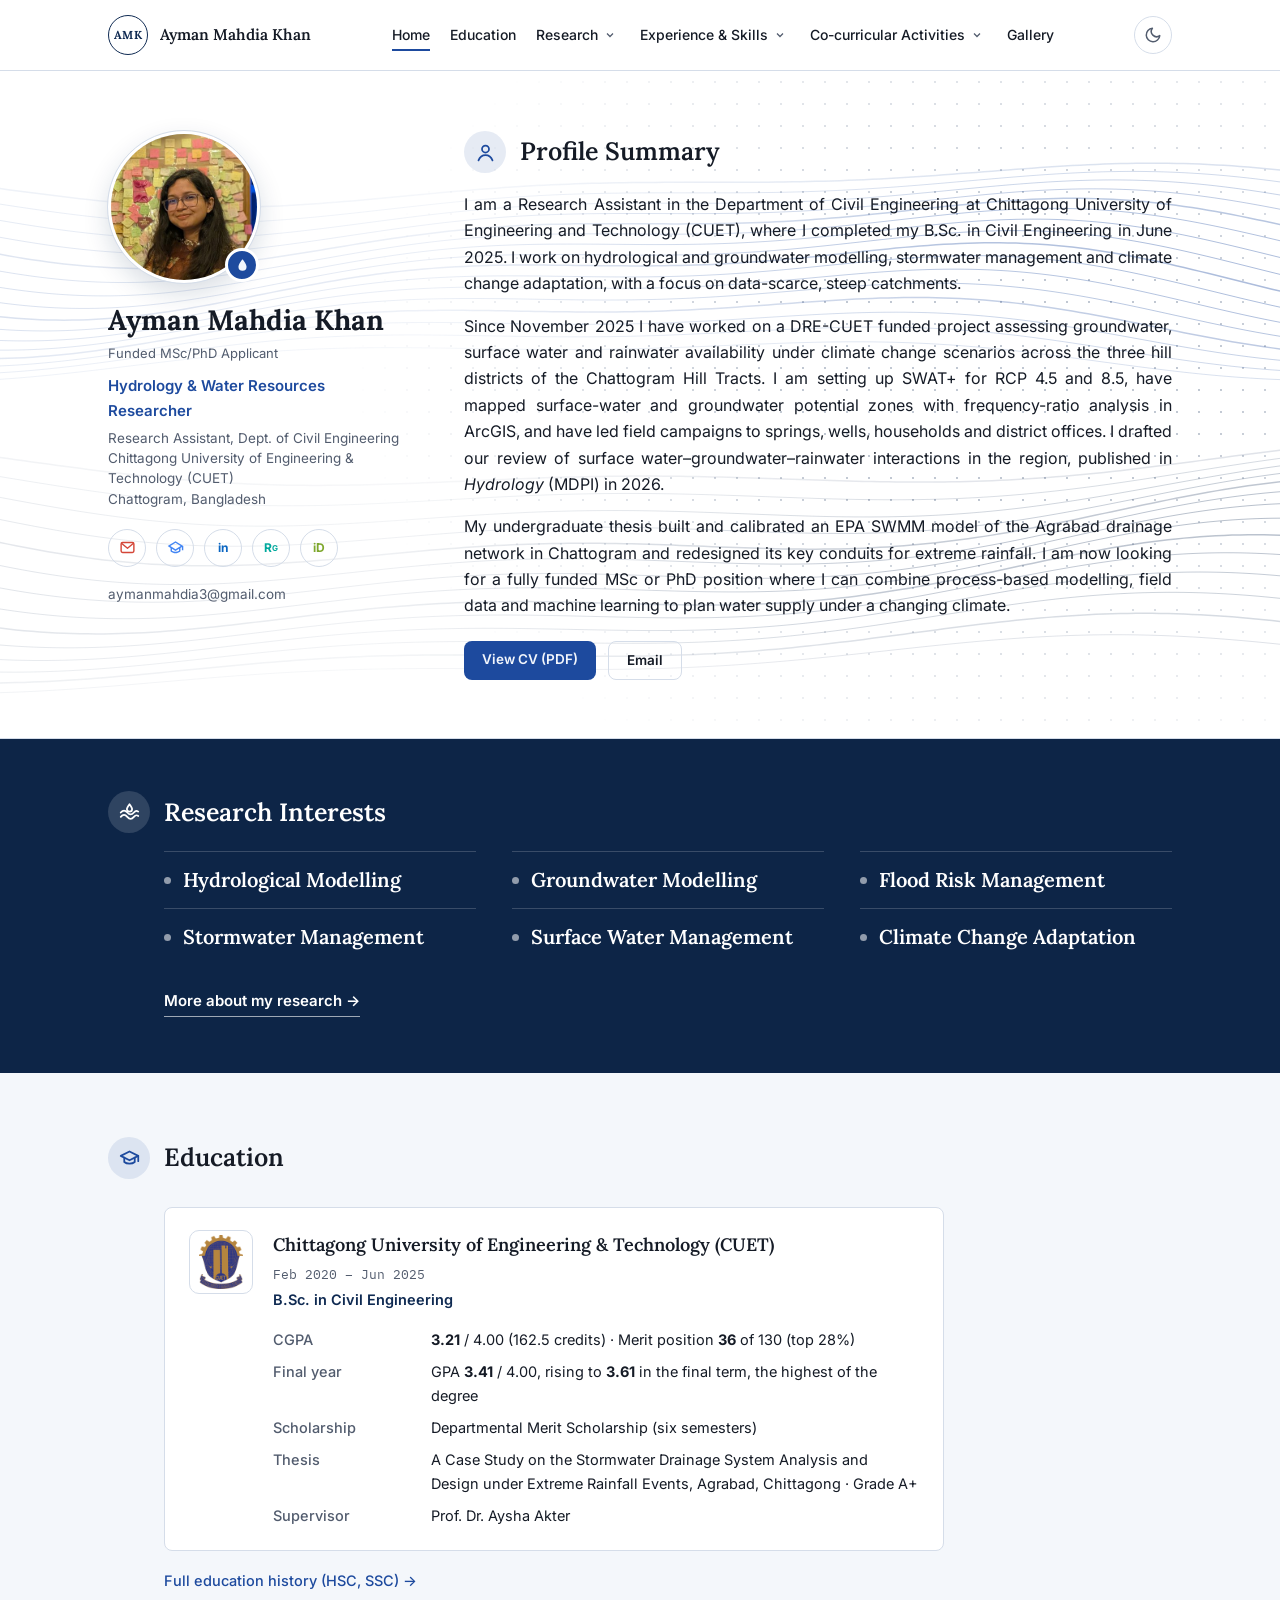
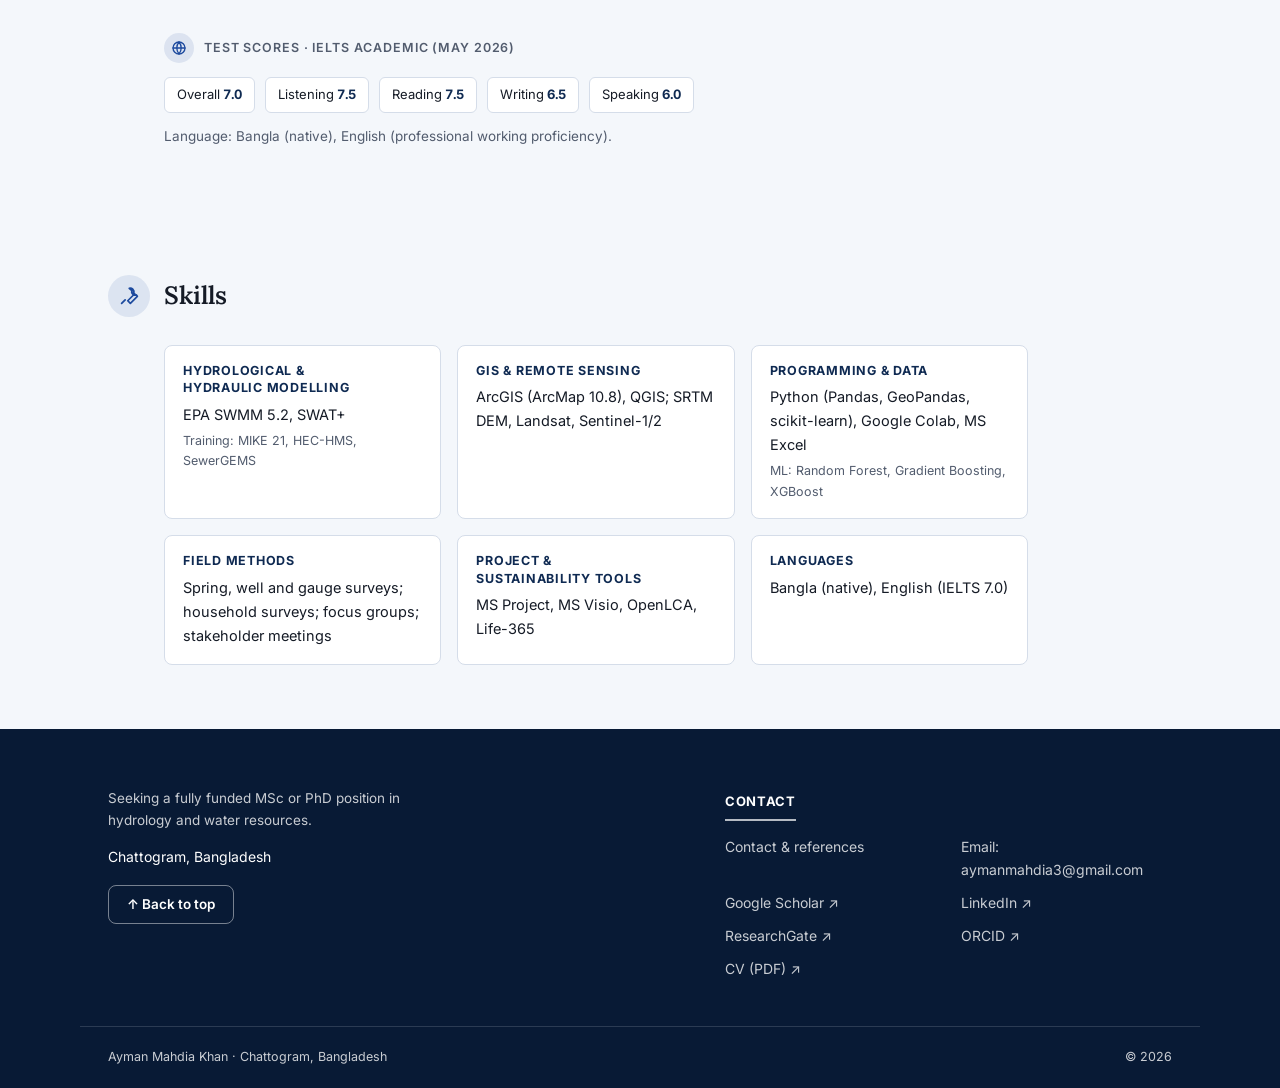
<file: index.html>
<!doctype html>
<html lang="en">
<head>
<meta charset="utf-8">
<meta name="viewport" content="width=device-width, initial-scale=1">
<title>Ayman Mahdia Khan — Hydrology &amp; Water Resources Researcher</title>
<meta name="description" content="Ayman Mahdia Khan, civil engineering researcher at CUET working on hydrological and groundwater modelling, stormwater management and climate change adaptation in the Chattogram Hill Tracts.">
<meta name="robots" content="noindex, nofollow">
<meta name="google-site-verification" content="e0HmivDDTu0kvF9EgxxXB-VETPTeJjCA9mjffSCt7dQ" />
<script>try{var t=localStorage.getItem('amk-theme');if(t)document.documentElement.setAttribute('data-theme',t);}catch(e){}</script>
<link rel="preconnect" href="https://fonts.googleapis.com">
<link rel="preconnect" href="https://fonts.gstatic.com" crossorigin>
<link rel="stylesheet" href="https://fonts.googleapis.com/css2?family=Lora:wght@500;600;700&family=Inter:wght@400;500;600;700&family=IBM+Plex+Mono:wght@400;500&display=swap">
<link rel="stylesheet" href="style.css?v=13">
<link rel="icon" href="data:image/svg+xml,%3Csvg xmlns='http://www.w3.org/2000/svg' viewBox='0 0 24 24'%3E%3Cpath fill='%231D4A9E' d='M12 2.5c-.3 0-.6.2-.8.4C9.3 5.4 5.5 10.5 5.5 14a6.5 6.5 0 0 0 13 0c0-3.5-3.8-8.6-5.7-11.1-.2-.2-.5-.4-.8-.4z'/%3E%3C/svg%3E">
</head>
<body id="top">
<header class="nav">
  <div class="wrap nav-row">
    <a class="brand" href="index.html"><span class="seal"><span>AMK</span></span><span class="brand-name">Ayman Mahdia Khan</span></a>
    <ul class="menu"><li><a href="index.html" class="active" aria-current="page">Home</a></li><li><a href="education.html">Education</a></li><li class="has-sub"><a href="research.html">Research</a><button class="caret" type="button" aria-label="Show Research sections" aria-expanded="false"><svg viewBox="0 0 24 24" fill="none" stroke="currentColor" stroke-width="2.5"><path d="m6 9 6 6 6-6"/></svg></button><ul class="sub"><li><a href="research.html#research">Research Experience</a></li><li><a href="research.html#publications">Publications</a></li></ul></li><li class="has-sub"><a href="experience.html">Experience &amp; Skills</a><button class="caret" type="button" aria-label="Show Experience &amp; Skills sections" aria-expanded="false"><svg viewBox="0 0 24 24" fill="none" stroke="currentColor" stroke-width="2.5"><path d="m6 9 6 6 6-6"/></svg></button><ul class="sub"><li><a href="experience.html#training">Internship, Training &amp; Field Work</a></li><li><a href="experience.html#skills">Skills</a></li></ul></li><li class="has-sub"><a href="activities.html">Co-curricular Activities</a><button class="caret" type="button" aria-label="Show Co-curricular Activities sections" aria-expanded="false"><svg viewBox="0 0 24 24" fill="none" stroke="currentColor" stroke-width="2.5"><path d="m6 9 6 6 6-6"/></svg></button><ul class="sub"><li><a href="activities.html#leadership">Leadership Roles</a></li><li><a href="activities.html#outreach">Community Engagement</a></li><li><a href="activities.html#honors">Honors &amp; Achievements</a></li><li><a href="activities.html#other-roles">Other Roles &amp; Memberships</a></li><li><a href="activities.html#first-steps">The first steps</a></li></ul></li><li><a href="gallery.html">Gallery</a></li></ul>
    <div class="nav-tools">
      <button class="round-btn" id="themeBtn" type="button" aria-label="Switch light or dark theme">
        <svg class="moon" viewBox="0 0 24 24" fill="none" stroke="currentColor" stroke-width="2" stroke-linecap="round" stroke-linejoin="round"><path d="M21 12.8A9 9 0 1 1 11.2 3a7 7 0 0 0 9.8 9.8z"/></svg>
        <svg class="sun" viewBox="0 0 24 24" fill="none" stroke="currentColor" stroke-width="2" stroke-linecap="round"><circle cx="12" cy="12" r="4.5"/><path d="M12 2v2M12 20v2M4.9 4.9l1.4 1.4M17.7 17.7l1.4 1.4M2 12h2M20 12h2M4.9 19.1l1.4-1.4M17.7 6.3l1.4-1.4"/></svg>
      </button>
      <button class="round-btn" id="menuBtn" type="button" aria-label="Open menu" aria-expanded="false" aria-controls="mobileMenu">
        <svg viewBox="0 0 24 24" fill="none" stroke="currentColor" stroke-width="2" stroke-linecap="round"><path d="M4 7h16M4 12h16M4 17h16"/></svg>
      </button>
    </div>
  </div>
  <nav class="mobile" id="mobileMenu" hidden aria-label="Site"><div class="wrap"><ul><li><a href="index.html" class="active" aria-current="page">Home</a></li><li><a href="education.html">Education</a></li><li><a href="research.html">Research</a><div class="m-sub"><a href="research.html#research">Research Experience</a><a href="research.html#publications">Publications</a></div></li><li><a href="experience.html">Experience &amp; Skills</a><div class="m-sub"><a href="experience.html#training">Internship, Training &amp; Field Work</a><a href="experience.html#skills">Skills</a></div></li><li><a href="activities.html">Co-curricular Activities</a><div class="m-sub"><a href="activities.html#leadership">Leadership Roles</a><a href="activities.html#outreach">Community Engagement</a><a href="activities.html#honors">Honors &amp; Achievements</a><a href="activities.html#other-roles">Other Roles &amp; Memberships</a><a href="activities.html#first-steps">The first steps</a></div></li><li><a href="gallery.html">Gallery</a></li></ul></div></nav>
</header>
<main>

<section class="hero" id="home">
  <canvas id="flow" aria-hidden="true"></canvas>
  <div class="wrap hero-grid">
    <div class="who">
      <div class="photo">
        <img src="photo.jpg" alt="Ayman Mahdia Khan" width="152" height="152">
        <span class="pin" title="Water resources"><svg viewBox="0 0 24 24" fill="currentColor"><path d="M12 2.5c-.3 0-.6.2-.8.4C9.3 5.4 5.5 10.5 5.5 14a6.5 6.5 0 0 0 13 0c0-3.5-3.8-8.6-5.7-11.1-.2-.2-.5-.4-.8-.4z"/></svg></span>
      </div>
      <h1>Ayman Mahdia Khan</h1>
      <div class="seeking">Funded MSc/PhD Applicant</div>
      <div class="role">Hydrology &amp; Water Resources Researcher</div>
      <div class="affil">Research Assistant, Dept. of Civil Engineering<br>Chittagong University of Engineering &amp; Technology (CUET)<br>Chattogram, Bangladesh</div>
      <div class="socials">
        <a class="soc gm" href="mailto:aymanmahdia3@gmail.com" title="Email: aymanmahdia3@gmail.com" aria-label="Email"><svg viewBox="0 0 24 24" fill="none" stroke="currentColor" stroke-width="2" stroke-linejoin="round"><rect x="3" y="5" width="18" height="14" rx="2"/><path d="m3.5 6 8.5 7 8.5-7"/></svg></a>
        <a class="soc gs" href="https://scholar.google.com/citations?user=wtr1pxoAAAAJ&hl=en" target="_blank" rel="noopener" title="Google Scholar" aria-label="Google Scholar"><svg viewBox="0 0 24 24" fill="currentColor"><path d="M12 3 1 10l4 2.6V17c0 .4.2.7.5.9C7.3 19.2 9.6 20 12 20s4.7-.8 6.5-2.1c.3-.2.5-.5.5-.9v-4.4l2-1.3V16h2v-6L12 3zm5 13.5c-1.4.9-3.1 1.5-5 1.5s-3.6-.6-5-1.5v-2.6l5 3.2 5-3.2v2.6zM12 14.6 4.7 10 12 5.4 19.3 10 12 14.6z"/></svg></a>
        <a class="soc li" href="https://www.linkedin.com/in/amkhan27/" target="_blank" rel="noopener" title="LinkedIn" aria-label="LinkedIn">in</a>
        <a class="soc rg" href="https://www.researchgate.net/profile/Ayman-Mahdia-Khan" target="_blank" rel="noopener" title="ResearchGate" aria-label="ResearchGate">R<sup style="font-size:8px">G</sup></a>
        <a class="soc orcid" href="https://orcid.org/0009-0005-1113-5837" target="_blank" rel="noopener" title="ORCID" aria-label="ORCID">iD</a>
      </div>
      <div class="lines">
        <span>aymanmahdia3@gmail.com</span>
      </div>
    </div>

    <div class="summary">
      <div class="sec-head">
        <span class="badge"><svg viewBox="0 0 24 24" fill="none" stroke="currentColor" stroke-width="2" stroke-linecap="round" stroke-linejoin="round"><circle cx="12" cy="8" r="4"/><path d="M4 21c1.5-4 4.5-6 8-6s6.5 2 8 6"/></svg></span>
        <h2>Profile Summary</h2>
      </div>
      <p>I am a Research Assistant in the Department of Civil Engineering at Chittagong University of Engineering and Technology (CUET), where I completed my B.Sc. in Civil Engineering in June 2025. I work on hydrological and groundwater modelling, stormwater management and climate change adaptation, with a focus on data-scarce, steep catchments.</p>
      <p>Since November 2025 I have worked on a DRE-CUET funded project assessing groundwater, surface water and rainwater availability under climate change scenarios across the three hill districts of the Chattogram Hill Tracts. I am setting up SWAT+ for RCP 4.5 and 8.5, have mapped surface-water and groundwater potential zones with frequency-ratio analysis in ArcGIS, and have led field campaigns to springs, wells, households and district offices. I drafted our review of surface water–groundwater–rainwater interactions in the region, published in <i>Hydrology</i> (MDPI) in 2026.</p>
      <p>My undergraduate thesis built and calibrated an EPA SWMM model of the Agrabad drainage network in Chattogram and redesigned its key conduits for extreme rainfall. I am now looking for a fully funded MSc or PhD position where I can combine process-based modelling, field data and machine learning to plan water supply under a changing climate.</p>
      <div class="cta">
        <a class="btn solid" href="Ayman_Mahdia_Khan_CV.pdf" target="_blank" rel="noopener">View CV (PDF)</a>
        <a class="btn outline" href="mailto:aymanmahdia3@gmail.com">Email</a>
      </div>
    </div>
  </div>
</section>


<section class="band" aria-labelledby="int-h">
  <div class="wrap">
    <div class="sec-head">
      <span class="badge"><svg viewBox="0 0 24 24" fill="none" stroke="currentColor" stroke-width="2" stroke-linecap="round" stroke-linejoin="round"><path d="M2 12c2.5-3 5-3 7.5 0s5 3 7.5 0 3.5-2 5-1"/><path d="M2 17c2.5-3 5-3 7.5 0s5 3 7.5 0 3.5-2 5-1"/><path d="M12 2.5C10.5 4.5 9 6.6 9 8a3 3 0 0 0 6 0c0-1.4-1.5-3.5-3-5.5z"/></svg></span>
      <h2 id="int-h">Research Interests</h2>
    </div>
    <ul class="interests">
      <li>Hydrological Modelling</li>
      <li>Groundwater Modelling</li>
      <li>Flood Risk Management</li>
      <li>Stormwater Management</li>
      <li>Surface Water Management</li>
      <li>Climate Change Adaptation</li>
    </ul>
    <a class="band-link" href="research.html">More about my research →</a>
  </div>
</section>

<section class="section tint" id="education">
  <div class="wrap">
    <div class="sec-head">
      <span class="badge"><svg viewBox="0 0 24 24" fill="none" stroke="currentColor" stroke-width="2" stroke-linecap="round" stroke-linejoin="round"><path d="m2 9 10-5 10 5-10 5z"/><path d="M6 11v5c3 2.5 9 2.5 12 0v-5"/><path d="M22 9v6"/></svg></span>
      <h2>Education</h2>
    </div>
    <div class="indent">
      <div class="block">
        <div class="edu-stack">
          <article class="edu">
            <img class="logo" src="logo-cuet.png" alt="CUET logo" width="64" height="64">
            <div>
              <div class="edu-top"><h3>Chittagong University of Engineering &amp; Technology (CUET)</h3><span class="when">Feb 2020 – Jun 2025</span></div>
              <div class="deg">B.Sc. in Civil Engineering</div>
              <dl class="kv">
                <dt>CGPA</dt><dd><b>3.21</b> / 4.00 (162.5 credits) · Merit position <b>36</b> of 130 (top 28%)</dd>
                <dt>Final year</dt><dd>GPA <b>3.41</b> / 4.00, rising to <b>3.61</b> in the final term, the highest of the degree</dd>
                <dt>Scholarship</dt><dd>Departmental Merit Scholarship (six semesters)</dd>
                <dt>Thesis</dt><dd>A Case Study on the Stormwater Drainage System Analysis and Design under Extreme Rainfall Events, Agrabad, Chittagong · Grade A+</dd>
                <dt>Supervisor</dt><dd>Prof. Dr. Aysha Akter</dd>
              </dl>
            </div>
          </article>
        </div>
        <a class="link more" href="education.html">Full education history (HSC, SSC) →</a>
      </div>
      <div class="block">
        <p class="eyebrow"><span class="mini"><svg viewBox="0 0 24 24" fill="none" stroke="currentColor" stroke-width="2" stroke-linecap="round"><circle cx="12" cy="12" r="9"/><path d="M3 12h18M12 3a14 14 0 0 1 0 18M12 3a14 14 0 0 0 0 18"/></svg></span>Test scores · IELTS Academic (May 2026)</p>
        <div class="ielts">
          <span>Overall <b>7.0</b></span><span>Listening <b>7.5</b></span><span>Reading <b>7.5</b></span><span>Writing <b>6.5</b></span><span>Speaking <b>6.0</b></span>
        </div>
        <p class="note">Language: Bangla (native), English (professional working proficiency).</p>
      </div>
    </div>
  </div>
</section>
<section class="section tint" id="skills">
  <div class="wrap">
    <div class="sec-head">
      <span class="badge"><svg viewBox="0 0 24 24" fill="none" stroke="currentColor" stroke-width="2" stroke-linecap="round" stroke-linejoin="round"><path d="M14.7 6.3a4 4 0 0 0 5 5L21 13l-8 8-3-3 8-8-1.3-1.3a4 4 0 0 0-5-5z"/><path d="m3 21 4-4"/></svg></span>
      <h2>Skills</h2>
    </div>
    <div class="indent skills">
      <div class="skill"><h3>Hydrological &amp; Hydraulic Modelling</h3><p>EPA SWMM 5.2, SWAT+</p><span class="lvl">Training: MIKE 21, HEC-HMS, SewerGEMS</span></div>
      <div class="skill"><h3>GIS &amp; Remote Sensing</h3><p>ArcGIS (ArcMap 10.8), QGIS; SRTM DEM, Landsat, Sentinel-1/2</p></div>
      <div class="skill"><h3>Programming &amp; Data</h3><p>Python (Pandas, GeoPandas, scikit-learn), Google Colab, MS Excel</p><span class="lvl">ML: Random Forest, Gradient Boosting, XGBoost</span></div>
      <div class="skill"><h3>Field Methods</h3><p>Spring, well and gauge surveys; household surveys; focus groups; stakeholder meetings</p></div>
      <div class="skill"><h3>Project &amp; Sustainability Tools</h3><p>MS Project, MS Visio, OpenLCA, Life-365</p></div>
      <div class="skill"><h3>Languages</h3><p>Bangla (native), English (IELTS 7.0)</p></div>
    </div>
  </div>
</section>


</main>
<footer class="footer">
  <div class="wrap foot-grid">
    <div class="foot-lead">
      <p>Seeking a fully funded MSc or PhD position in hydrology and water resources.</p>
      <p class="ct">Chattogram, Bangladesh</p>
      <a class="btn ghost" href="#top">↑ Back to top</a>
    </div>
    <div class="foot-col">
      <h4>Contact</h4>
      <div class="foot-links">
        <a href="contact.html">Contact &amp; references</a>
        <a href="mailto:aymanmahdia3@gmail.com">Email: aymanmahdia3@gmail.com</a>
        <a href="https://scholar.google.com/citations?user=wtr1pxoAAAAJ&hl=en" target="_blank" rel="noopener">Google Scholar ↗</a>
        <a href="https://www.linkedin.com/in/amkhan27/" target="_blank" rel="noopener">LinkedIn ↗</a>
        <a href="https://www.researchgate.net/profile/Ayman-Mahdia-Khan" target="_blank" rel="noopener">ResearchGate ↗</a>
        <a href="https://orcid.org/0009-0005-1113-5837" target="_blank" rel="noopener">ORCID ↗</a>
        <a href="Ayman_Mahdia_Khan_CV.pdf" target="_blank" rel="noopener">CV (PDF) ↗</a>
      </div>
    </div>
  </div>
  <div class="foot-bottom"><span>Ayman Mahdia Khan · Chattogram, Bangladesh</span><span>© 2026</span></div>
</footer>
<script src="site.js?v=13"></script>
</body>
</html>
</file>
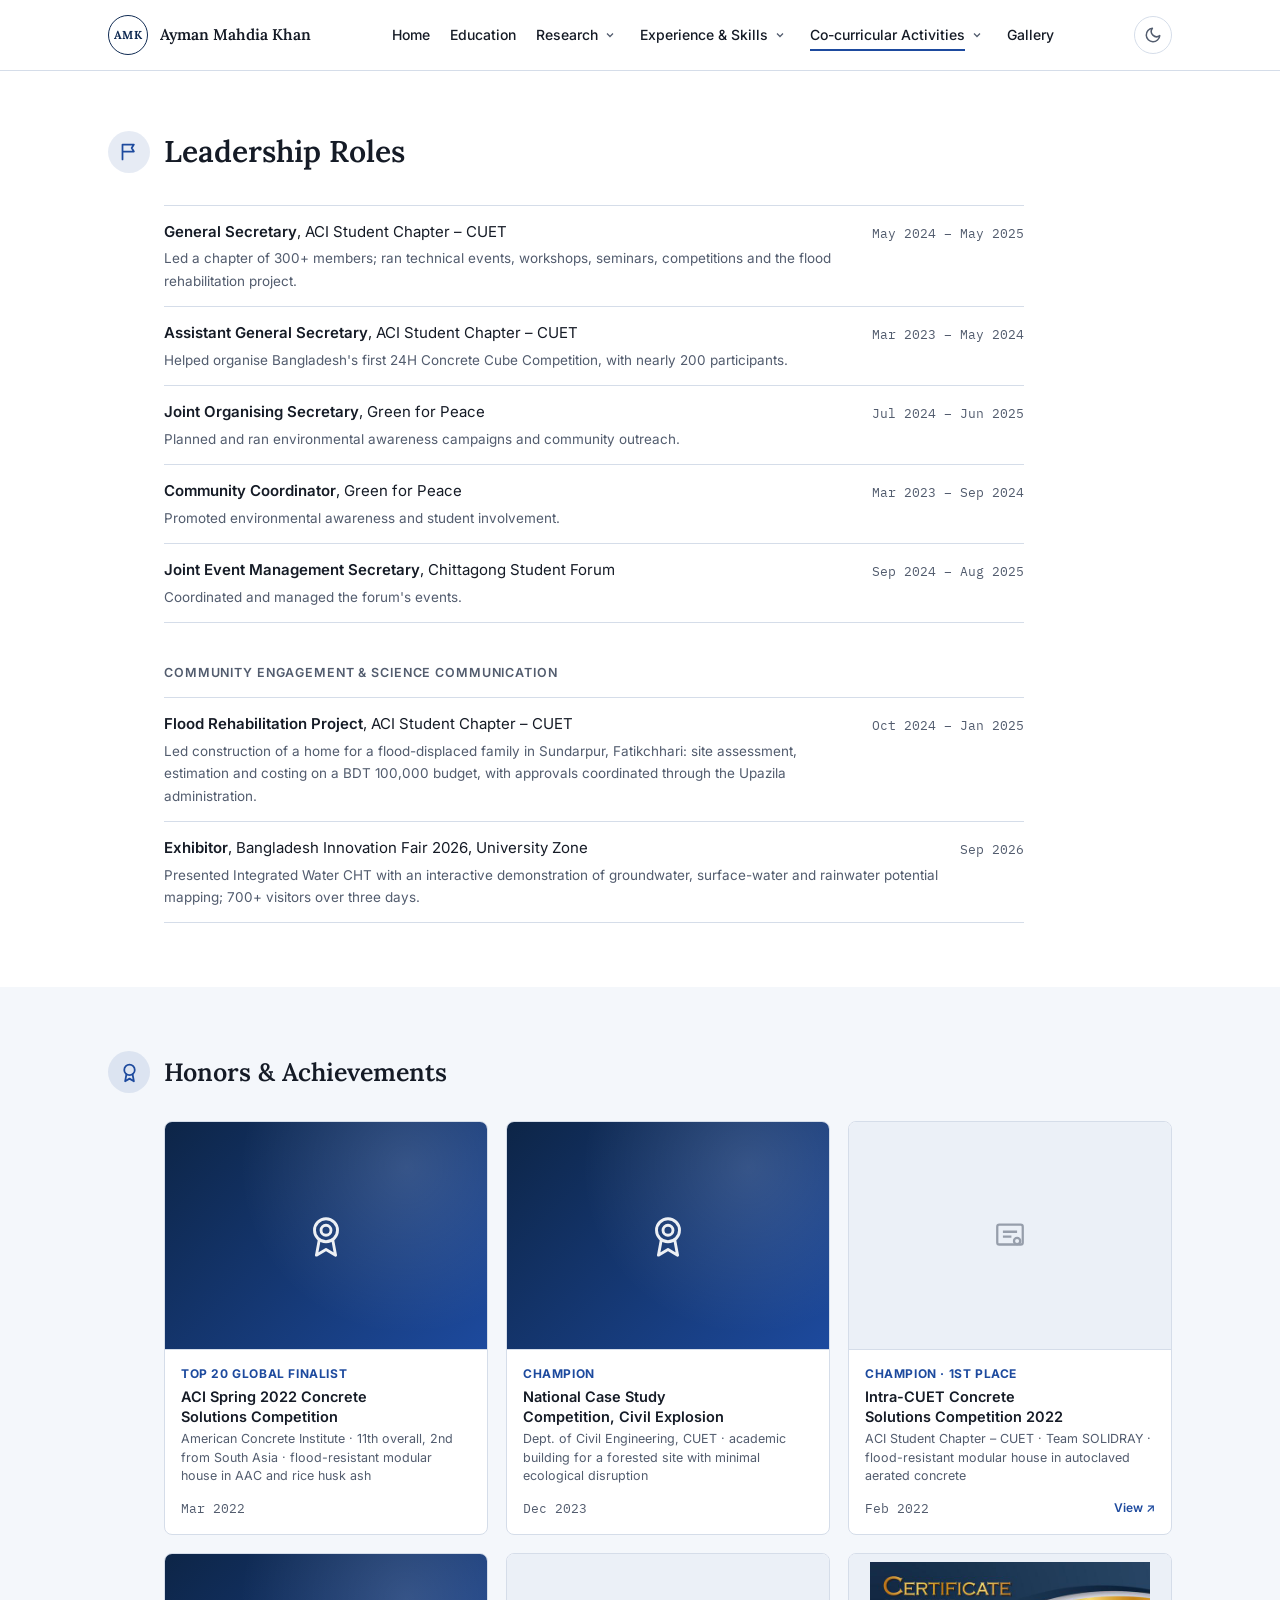
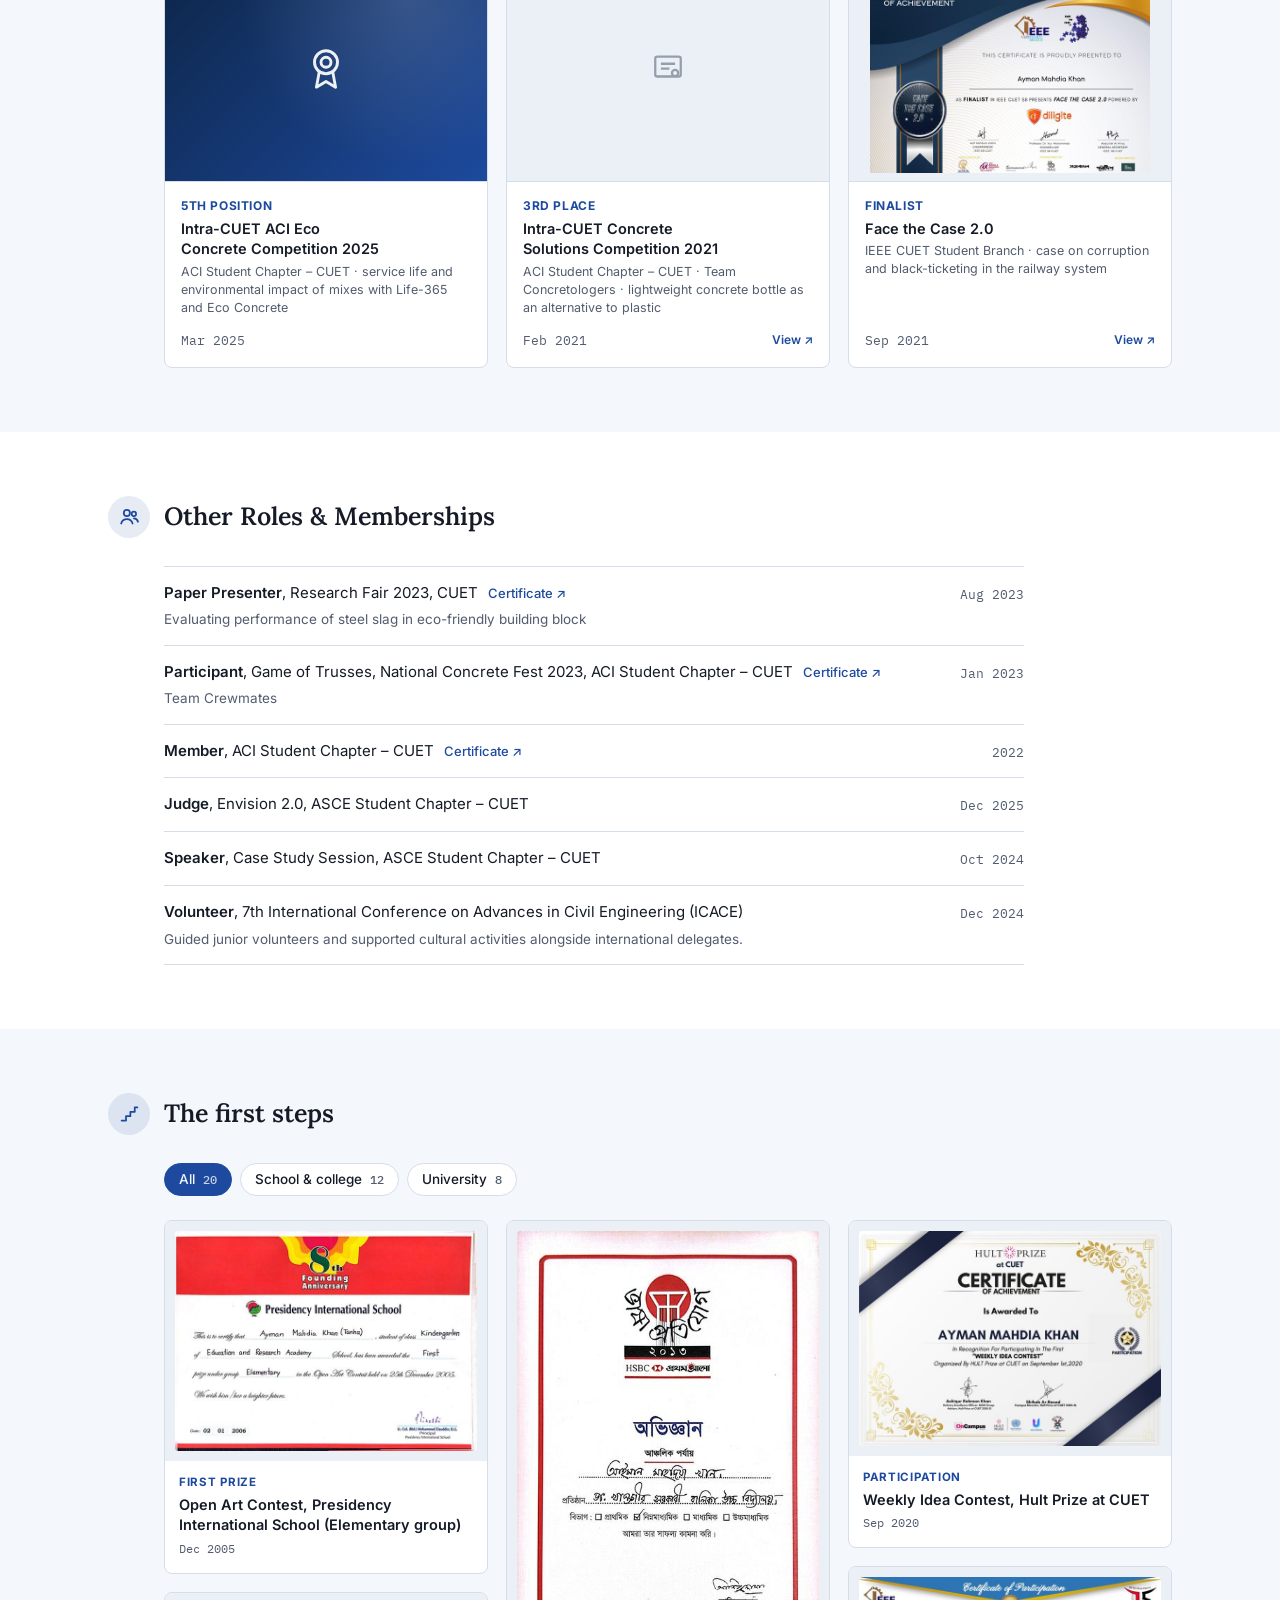
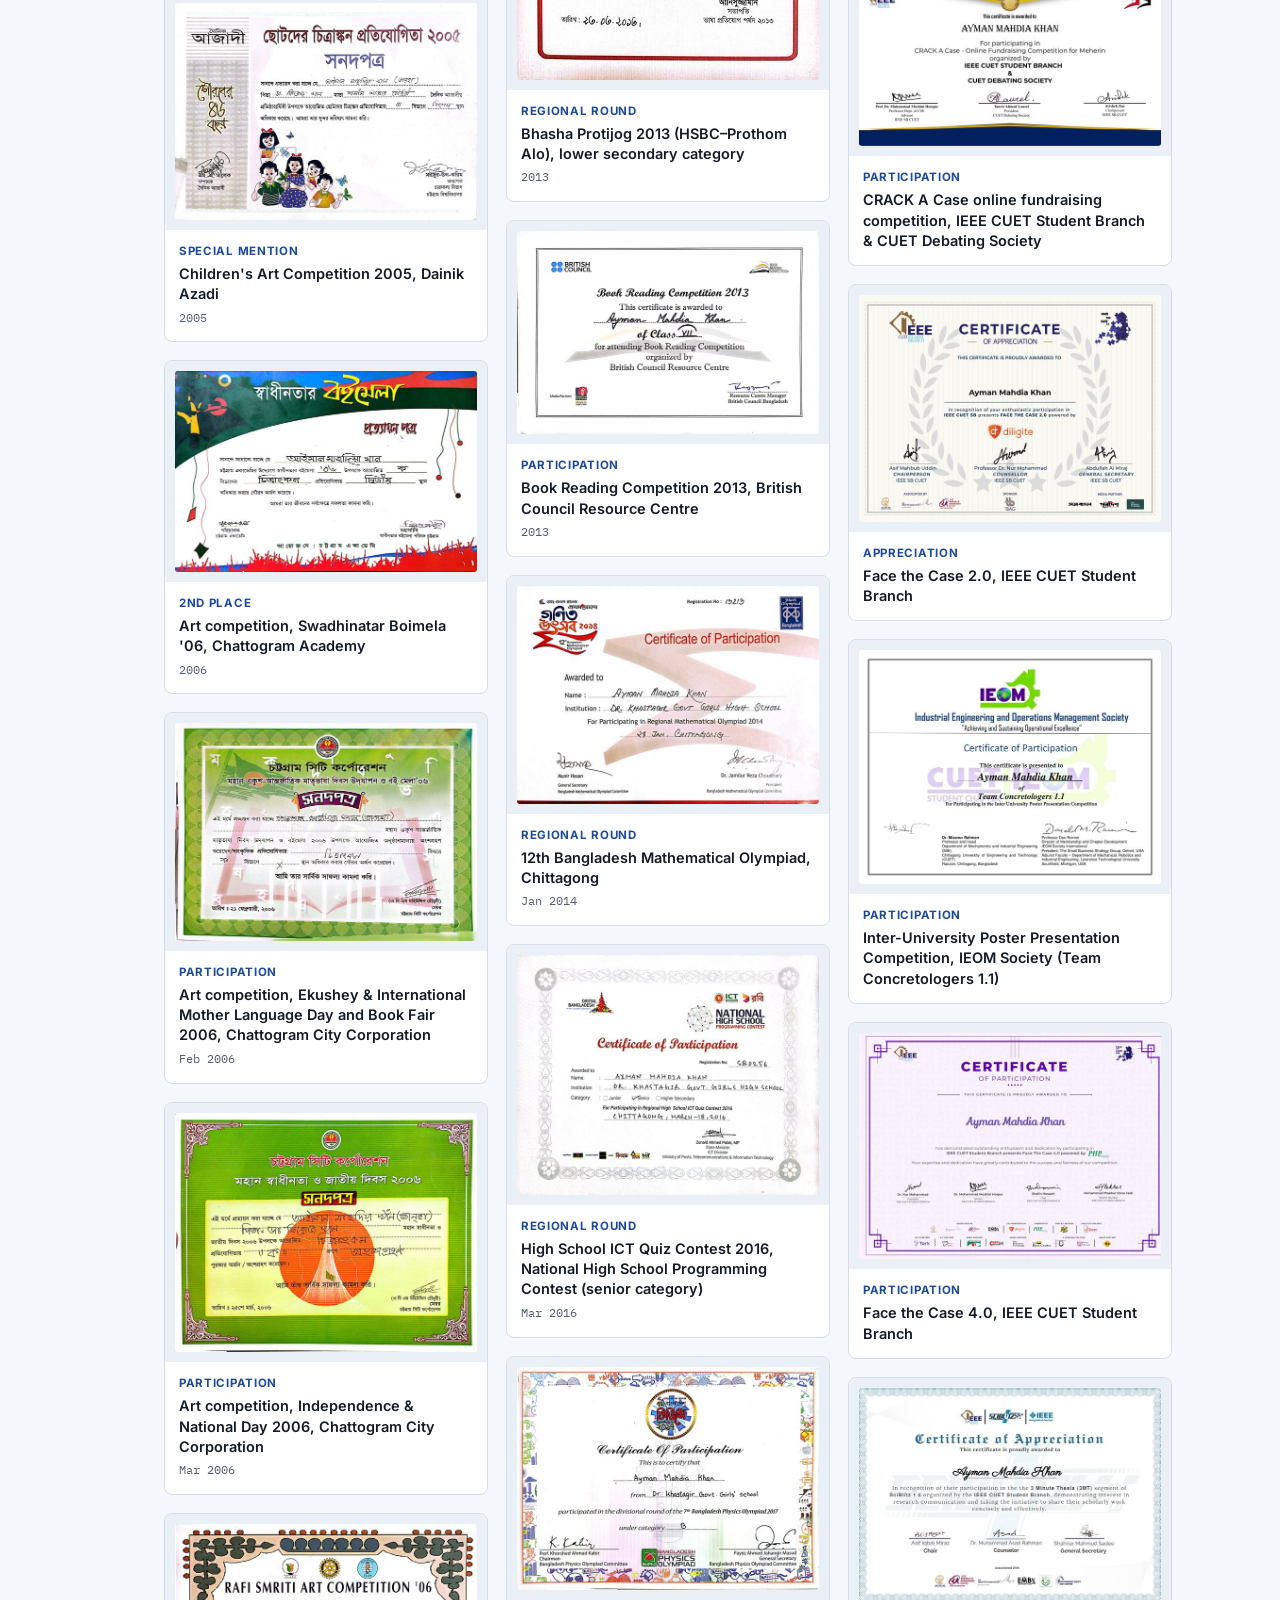
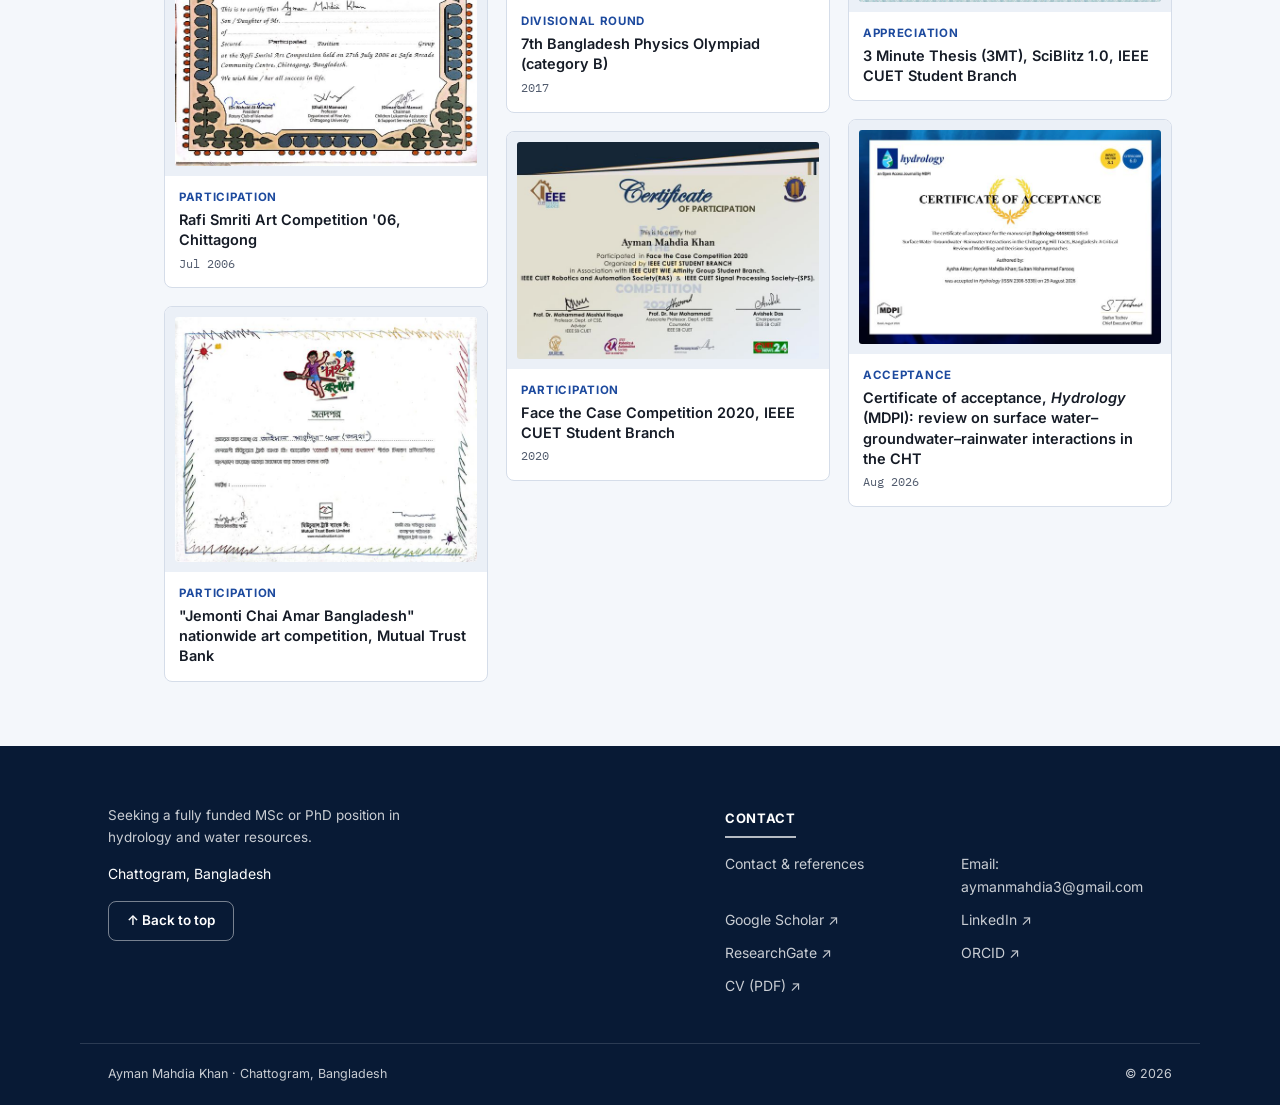
<file: activities.html>
<!doctype html>
<html lang="en">
<head>
<meta charset="utf-8">
<meta name="viewport" content="width=device-width, initial-scale=1">
<title>Co-curricular Activities — Ayman Mahdia Khan</title>
<meta name="description" content="Leadership, community engagement, honors and memberships of Ayman Mahdia Khan, with certificates.">
<meta name="robots" content="noindex, nofollow">
<meta name="google-site-verification" content="e0HmivDDTu0kvF9EgxxXB-VETPTeJjCA9mjffSCt7dQ" />
<script>try{var t=localStorage.getItem('amk-theme');if(t)document.documentElement.setAttribute('data-theme',t);}catch(e){}</script>
<link rel="preconnect" href="https://fonts.googleapis.com">
<link rel="preconnect" href="https://fonts.gstatic.com" crossorigin>
<link rel="stylesheet" href="https://fonts.googleapis.com/css2?family=Lora:wght@500;600;700&family=Inter:wght@400;500;600;700&family=IBM+Plex+Mono:wght@400;500&display=swap">
<link rel="stylesheet" href="style.css?v=13">
<link rel="icon" href="data:image/svg+xml,%3Csvg xmlns='http://www.w3.org/2000/svg' viewBox='0 0 24 24'%3E%3Cpath fill='%231D4A9E' d='M12 2.5c-.3 0-.6.2-.8.4C9.3 5.4 5.5 10.5 5.5 14a6.5 6.5 0 0 0 13 0c0-3.5-3.8-8.6-5.7-11.1-.2-.2-.5-.4-.8-.4z'/%3E%3C/svg%3E">
</head>
<body id="top">
<header class="nav">
  <div class="wrap nav-row">
    <a class="brand" href="index.html"><span class="seal"><span>AMK</span></span><span class="brand-name">Ayman Mahdia Khan</span></a>
    <ul class="menu"><li><a href="index.html">Home</a></li><li><a href="education.html">Education</a></li><li class="has-sub"><a href="research.html">Research</a><button class="caret" type="button" aria-label="Show Research sections" aria-expanded="false"><svg viewBox="0 0 24 24" fill="none" stroke="currentColor" stroke-width="2.5"><path d="m6 9 6 6 6-6"/></svg></button><ul class="sub"><li><a href="research.html#research">Research Experience</a></li><li><a href="research.html#publications">Publications</a></li></ul></li><li class="has-sub"><a href="experience.html">Experience &amp; Skills</a><button class="caret" type="button" aria-label="Show Experience &amp; Skills sections" aria-expanded="false"><svg viewBox="0 0 24 24" fill="none" stroke="currentColor" stroke-width="2.5"><path d="m6 9 6 6 6-6"/></svg></button><ul class="sub"><li><a href="experience.html#training">Internship, Training &amp; Field Work</a></li><li><a href="experience.html#skills">Skills</a></li></ul></li><li class="has-sub"><a href="activities.html" class="active" aria-current="page">Co-curricular Activities</a><button class="caret" type="button" aria-label="Show Co-curricular Activities sections" aria-expanded="false"><svg viewBox="0 0 24 24" fill="none" stroke="currentColor" stroke-width="2.5"><path d="m6 9 6 6 6-6"/></svg></button><ul class="sub"><li><a href="activities.html#leadership">Leadership Roles</a></li><li><a href="activities.html#outreach">Community Engagement</a></li><li><a href="activities.html#honors">Honors &amp; Achievements</a></li><li><a href="activities.html#other-roles">Other Roles &amp; Memberships</a></li><li><a href="activities.html#first-steps">The first steps</a></li></ul></li><li><a href="gallery.html">Gallery</a></li></ul>
    <div class="nav-tools">
      <button class="round-btn" id="themeBtn" type="button" aria-label="Switch light or dark theme">
        <svg class="moon" viewBox="0 0 24 24" fill="none" stroke="currentColor" stroke-width="2" stroke-linecap="round" stroke-linejoin="round"><path d="M21 12.8A9 9 0 1 1 11.2 3a7 7 0 0 0 9.8 9.8z"/></svg>
        <svg class="sun" viewBox="0 0 24 24" fill="none" stroke="currentColor" stroke-width="2" stroke-linecap="round"><circle cx="12" cy="12" r="4.5"/><path d="M12 2v2M12 20v2M4.9 4.9l1.4 1.4M17.7 17.7l1.4 1.4M2 12h2M20 12h2M4.9 19.1l1.4-1.4M17.7 6.3l1.4-1.4"/></svg>
      </button>
      <button class="round-btn" id="menuBtn" type="button" aria-label="Open menu" aria-expanded="false" aria-controls="mobileMenu">
        <svg viewBox="0 0 24 24" fill="none" stroke="currentColor" stroke-width="2" stroke-linecap="round"><path d="M4 7h16M4 12h16M4 17h16"/></svg>
      </button>
    </div>
  </div>
  <nav class="mobile" id="mobileMenu" hidden aria-label="Site"><div class="wrap"><ul><li><a href="index.html">Home</a></li><li><a href="education.html">Education</a></li><li><a href="research.html">Research</a><div class="m-sub"><a href="research.html#research">Research Experience</a><a href="research.html#publications">Publications</a></div></li><li><a href="experience.html">Experience &amp; Skills</a><div class="m-sub"><a href="experience.html#training">Internship, Training &amp; Field Work</a><a href="experience.html#skills">Skills</a></div></li><li><a href="activities.html" class="active" aria-current="page">Co-curricular Activities</a><div class="m-sub"><a href="activities.html#leadership">Leadership Roles</a><a href="activities.html#outreach">Community Engagement</a><a href="activities.html#honors">Honors &amp; Achievements</a><a href="activities.html#other-roles">Other Roles &amp; Memberships</a><a href="activities.html#first-steps">The first steps</a></div></li><li><a href="gallery.html">Gallery</a></li></ul></div></nav>
</header>
<main>

<section class="section page-top" id="leadership">
  <div class="wrap">
    <div class="sec-head">
      <span class="badge"><svg viewBox="0 0 24 24" fill="none" stroke="currentColor" stroke-width="2" stroke-linecap="round" stroke-linejoin="round"><path d="M4 21V4M4 4h13l-2.5 4L17 12H4"/></svg></span>
      <h1>Leadership Roles</h1>
    </div>
    <div class="indent">
      <ul class="rows">
        <li class="row"><div><b>General Secretary</b>, ACI Student Chapter – CUET<span class="sub-line">Led a chapter of 300+ members; ran technical events, workshops, seminars, competitions and the flood rehabilitation project.</span></div><span class="when">May 2024 – May 2025</span></li>
        <li class="row"><div><b>Assistant General Secretary</b>, ACI Student Chapter – CUET<span class="sub-line">Helped organise Bangladesh's first 24H Concrete Cube Competition, with nearly 200 participants.</span></div><span class="when">Mar 2023 – May 2024</span></li>
        <li class="row"><div><b>Joint Organising Secretary</b>, Green for Peace<span class="sub-line">Planned and ran environmental awareness campaigns and community outreach.</span></div><span class="when">Jul 2024 – Jun 2025</span></li>
        <li class="row"><div><b>Community Coordinator</b>, Green for Peace<span class="sub-line">Promoted environmental awareness and student involvement.</span></div><span class="when">Mar 2023 – Sep 2024</span></li>
        <li class="row"><div><b>Joint Event Management Secretary</b>, Chittagong Student Forum<span class="sub-line">Coordinated and managed the forum's events.</span></div><span class="when">Sep 2024 – Aug 2025</span></li>
      </ul>

      <div class="block" id="outreach">
        <p class="eyebrow" style="margin-top:40px">Community engagement &amp; science communication</p>
        <ul class="rows">
          <li class="row"><div><b>Flood Rehabilitation Project</b>, ACI Student Chapter – CUET<span class="sub-line">Led construction of a home for a flood-displaced family in Sundarpur, Fatikchhari: site assessment, estimation and costing on a BDT 100,000 budget, with approvals coordinated through the Upazila administration.</span></div><span class="when">Oct 2024 – Jan 2025</span></li>
          <li class="row"><div><b>Exhibitor</b>, Bangladesh Innovation Fair 2026, University Zone<span class="sub-line">Presented Integrated Water CHT with an interactive demonstration of groundwater, surface-water and rainwater potential mapping; 700+ visitors over three days.</span></div><span class="when">Sep 2026</span></li>
        </ul>
      </div>
    </div>
  </div>
</section>


<section class="section tint" id="honors">
  <div class="wrap">
    <div class="sec-head">
      <span class="badge"><svg viewBox="0 0 24 24" fill="none" stroke="currentColor" stroke-width="2" stroke-linecap="round" stroke-linejoin="round"><circle cx="12" cy="9" r="6"/><path d="m8.5 14-1.5 8 5-3 5 3-1.5-8"/></svg></span>
      <h2>Honors &amp; Achievements</h2>
    </div>
    <div class="indent honors">
      <article class="honor"><div class="honor-thumb plain"><svg viewBox="0 0 24 24" fill="none" stroke="currentColor" stroke-width="1.5" stroke-linecap="round" stroke-linejoin="round"><circle cx="12" cy="9" r="6"/><circle cx="12" cy="9" r="2.6"/><path d="m8.5 14-1.5 8 5-3 5 3-1.5-8"/></svg></div>
        <div class="honor-body"><span class="rank">Top 20 Global Finalist</span><h3>ACI Spring 2022 Concrete Solutions Competition</h3><span class="by">American Concrete Institute · 11th overall, 2nd from South Asia · flood-resistant modular house in AAC and rice husk ash</span><div class="honor-foot"><span class="when">Mar 2022</span></div></div></article>
      <article class="honor"><div class="honor-thumb plain"><svg viewBox="0 0 24 24" fill="none" stroke="currentColor" stroke-width="1.5" stroke-linecap="round" stroke-linejoin="round"><circle cx="12" cy="9" r="6"/><circle cx="12" cy="9" r="2.6"/><path d="m8.5 14-1.5 8 5-3 5 3-1.5-8"/></svg></div>
        <div class="honor-body"><span class="rank">Champion</span><h3>National Case Study Competition, Civil Explosion</h3><span class="by">Dept. of Civil Engineering, CUET · academic building for a forested site with minimal ecological disruption</span><div class="honor-foot"><span class="when">Dec 2023</span></div></div></article>
      <a class="honor" href="https://drive.google.com/file/d/1BwJptCD0GzcXmiXNuASGPi0Fbx5_a-_i/view" target="_blank" rel="noopener"><div class="honor-thumb"><svg viewBox="0 0 24 24" fill="none" stroke="currentColor" stroke-width="1.6"><rect x="3" y="4" width="18" height="14" rx="1.5"/><path d="M7 9h10M7 12.5h6"/><circle cx="17" cy="15.5" r="2.2"/></svg><img src="https://drive.google.com/thumbnail?id=1BwJptCD0GzcXmiXNuASGPi0Fbx5_a-_i&sz=w800" alt="Intra-CUET Concrete Solutions Competition 2022 certificate" loading="lazy" referrerpolicy="no-referrer"></div>
        <div class="honor-body"><span class="rank">Champion · 1st Place</span><h3>Intra-CUET Concrete Solutions Competition 2022</h3><span class="by">ACI Student Chapter – CUET · Team SOLIDRAY · flood-resistant modular house in autoclaved aerated concrete</span><div class="honor-foot"><span class="when">Feb 2022</span><span class="view">View ↗</span></div></div></a>
      <article class="honor"><div class="honor-thumb plain"><svg viewBox="0 0 24 24" fill="none" stroke="currentColor" stroke-width="1.5" stroke-linecap="round" stroke-linejoin="round"><circle cx="12" cy="9" r="6"/><circle cx="12" cy="9" r="2.6"/><path d="m8.5 14-1.5 8 5-3 5 3-1.5-8"/></svg></div>
        <div class="honor-body"><span class="rank">5th Position</span><h3>Intra-CUET ACI Eco Concrete Competition 2025</h3><span class="by">ACI Student Chapter – CUET · service life and environmental impact of mixes with Life-365 and Eco Concrete</span><div class="honor-foot"><span class="when">Mar 2025</span></div></div></article>
      <a class="honor" href="https://drive.google.com/file/d/1UaObdwzZlqx4oHN5eny5GnplooSfKQ1D/view" target="_blank" rel="noopener"><div class="honor-thumb"><svg viewBox="0 0 24 24" fill="none" stroke="currentColor" stroke-width="1.6"><rect x="3" y="4" width="18" height="14" rx="1.5"/><path d="M7 9h10M7 12.5h6"/><circle cx="17" cy="15.5" r="2.2"/></svg><img src="https://drive.google.com/thumbnail?id=1UaObdwzZlqx4oHN5eny5GnplooSfKQ1D&sz=w800" alt="Intra-CUET Concrete Solutions Competition 2021 certificate" loading="lazy" referrerpolicy="no-referrer"></div>
        <div class="honor-body"><span class="rank">3rd Place</span><h3>Intra-CUET Concrete Solutions Competition 2021</h3><span class="by">ACI Student Chapter – CUET · Team Concretologers · lightweight concrete bottle as an alternative to plastic</span><div class="honor-foot"><span class="when">Feb 2021</span><span class="view">View ↗</span></div></div></a>
      <a class="honor" href="certs/ftc-2-finalist.jpg" target="_blank" rel="noopener"><div class="honor-thumb"><svg viewBox="0 0 24 24" fill="none" stroke="currentColor" stroke-width="1.6"><rect x="3" y="4" width="18" height="14" rx="1.5"/><path d="M7 9h10M7 12.5h6"/><circle cx="17" cy="15.5" r="2.2"/></svg><img src="certs/ftc-2-finalist-sm.jpg" alt="Face the Case 2.0 finalist certificate" loading="lazy"></div>
        <div class="honor-body"><span class="rank">Finalist</span><h3>Face the Case 2.0</h3><span class="by">IEEE CUET Student Branch · case on corruption and black-ticketing in the railway system</span><div class="honor-foot"><span class="when">Sep 2021</span><span class="view">View ↗</span></div></div></a>
    </div>
  </div>
</section>


<section class="section" id="other-roles">
  <div class="wrap">
    <div class="sec-head">
      <span class="badge"><svg viewBox="0 0 24 24" fill="none" stroke="currentColor" stroke-width="2" stroke-linecap="round" stroke-linejoin="round"><circle cx="9" cy="8" r="3.5"/><path d="M2.5 20c1-3.5 3.5-5 6.5-5s5.5 1.5 6.5 5"/><circle cx="17" cy="9" r="2.5"/><path d="M17 14c2.5 0 4 1.3 4.7 4"/></svg></span>
      <h2>Other Roles &amp; Memberships</h2>
    </div>
    <div class="indent">
      <ul class="rows">
        <li class="row"><div><b>Paper Presenter</b>, Research Fair 2023, CUET <a class="link cert-link" href="https://drive.google.com/file/d/1heij_UZIUHtnwUdYsuAdhbBg_LtnVmFd/view" target="_blank" rel="noopener">Certificate ↗</a><span class="sub-line">Evaluating performance of steel slag in eco-friendly building block</span></div><span class="when">Aug 2023</span></li>
        <li class="row"><div><b>Participant</b>, Game of Trusses, National Concrete Fest 2023, ACI Student Chapter – CUET <a class="link cert-link" href="https://drive.google.com/file/d/1e25PAM1Q5Goxyio9YVjXh6AHSCplOi7g/view" target="_blank" rel="noopener">Certificate ↗</a><span class="sub-line">Team Crewmates</span></div><span class="when">Jan 2023</span></li>
        <li class="row"><div><b>Member</b>, ACI Student Chapter – CUET <a class="link cert-link" href="https://drive.google.com/file/d/1F69BVX5a5ulyPp3vzUyND1w1aMXyNmDz/view" target="_blank" rel="noopener">Certificate ↗</a></div><span class="when">2022</span></li>
        <li class="row"><div><b>Judge</b>, Envision 2.0, ASCE Student Chapter – CUET</div><span class="when">Dec 2025</span></li>
        <li class="row"><div><b>Speaker</b>, Case Study Session, ASCE Student Chapter – CUET</div><span class="when">Oct 2024</span></li>
        <li class="row"><div><b>Volunteer</b>, 7th International Conference on Advances in Civil Engineering (ICACE)<span class="sub-line">Guided junior volunteers and supported cultural activities alongside international delegates.</span></div><span class="when">Dec 2024</span></li>
      </ul>
    </div>
  </div>
</section>

<section class="section tint" id="first-steps">
  <div class="wrap">
    <div class="sec-head">
      <span class="badge"><svg viewBox="0 0 24 24" fill="none" stroke="currentColor" stroke-width="2" stroke-linecap="round" stroke-linejoin="round"><path d="M3 20h5v-5h5v-5h5V5h3"/></svg></span>
      <h2>The first steps</h2>
    </div>
    <div class="indent">
      <div class="filters" role="group" aria-label="Filter the certificates">
        <button class="chip" type="button" data-filter="all" aria-pressed="true">All <span>20</span></button>
        <button class="chip" type="button" data-filter="school" aria-pressed="false">School &amp; college <span>12</span></button>
        <button class="chip" type="button" data-filter="university" aria-pressed="false">University <span>8</span></button>
      </div>
      <div class="gallery">
      <figure class="g-item" data-kind="school">
        <button class="g-open" type="button" data-full="certs/art-presidency-2005.jpg" data-view="certs/art-presidency-2005.jpg" aria-label="View larger: Open Art Contest, Presidency International School (Elementary group) certificate">
          <img src="certs/art-presidency-2005-sm.jpg" alt="Open Art Contest, Presidency International School (Elementary group) certificate" width="1600" height="1164" loading="lazy">
        </button>
        <figcaption><span class="g-kind">First prize</span><span class="g-title">Open Art Contest, Presidency International School (Elementary group)</span><span class="g-when">Dec 2005</span></figcaption>
      </figure>
      <figure class="g-item" data-kind="school">
        <button class="g-open" type="button" data-full="certs/art-azadi-2005.jpg" data-view="certs/art-azadi-2005.jpg" aria-label="View larger: Children's Art Competition 2005, Dainik Azadi certificate">
          <img src="certs/art-azadi-2005-sm.jpg" alt="Children's Art Competition 2005, Dainik Azadi certificate" width="1600" height="1154" loading="lazy">
        </button>
        <figcaption><span class="g-kind">Special mention</span><span class="g-title">Children's Art Competition 2005, Dainik Azadi</span><span class="g-when">2005</span></figcaption>
      </figure>
      <figure class="g-item" data-kind="school">
        <button class="g-open" type="button" data-full="certs/art-boimela-2006.jpg" data-view="certs/art-boimela-2006.jpg" aria-label="View larger: Art competition, Swadhinatar Boimela '06, Chattogram Academy certificate">
          <img src="certs/art-boimela-2006-sm.jpg" alt="Art competition, Swadhinatar Boimela '06, Chattogram Academy certificate" width="1280" height="850" loading="lazy">
        </button>
        <figcaption><span class="g-kind">2nd place</span><span class="g-title">Art competition, Swadhinatar Boimela '06, Chattogram Academy</span><span class="g-when">2006</span></figcaption>
      </figure>
      <figure class="g-item" data-kind="school">
        <button class="g-open" type="button" data-full="certs/art-ccc-ekushey-2006.jpg" data-view="certs/art-ccc-ekushey-2006.jpg" aria-label="View larger: Art competition, Ekushey and International Mother Language Day and Book Fair 2006, Chattogram City Corporation certificate">
          <img src="certs/art-ccc-ekushey-2006-sm.jpg" alt="Art competition, Ekushey and International Mother Language Day and Book Fair 2006, Chattogram City Corporation certificate" width="1600" height="1153" loading="lazy">
        </button>
        <figcaption><span class="g-kind">Participation</span><span class="g-title">Art competition, Ekushey &amp; International Mother Language Day and Book Fair 2006, Chattogram City Corporation</span><span class="g-when">Feb 2006</span></figcaption>
      </figure>
      <figure class="g-item" data-kind="school">
        <button class="g-open" type="button" data-full="certs/art-ccc-2006.jpg" data-view="certs/art-ccc-2006.jpg" aria-label="View larger: Art competition, Independence and National Day 2006, Chattogram City Corporation certificate">
          <img src="certs/art-ccc-2006-sm.jpg" alt="Art competition, Independence and National Day 2006, Chattogram City Corporation certificate" width="1600" height="1269" loading="lazy">
        </button>
        <figcaption><span class="g-kind">Participation</span><span class="g-title">Art competition, Independence &amp; National Day 2006, Chattogram City Corporation</span><span class="g-when">Mar 2006</span></figcaption>
      </figure>
      <figure class="g-item" data-kind="school">
        <button class="g-open" type="button" data-full="certs/art-rafi-2006.jpg" data-view="certs/art-rafi-2006.jpg" aria-label="View larger: Rafi Smriti Art Competition '06, Chittagong certificate">
          <img src="certs/art-rafi-2006-sm.jpg" alt="Rafi Smriti Art Competition '06, Chittagong certificate" width="1600" height="1283" loading="lazy">
        </button>
        <figcaption><span class="g-kind">Participation</span><span class="g-title">Rafi Smriti Art Competition '06, Chittagong</span><span class="g-when">Jul 2006</span></figcaption>
      </figure>
      <figure class="g-item" data-kind="school">
        <button class="g-open" type="button" data-full="certs/art-mtb.jpg" data-view="certs/art-mtb.jpg" aria-label="View larger: "Jemonti Chai Amar Bangladesh" nationwide art competition, Mutual Trust Bank certificate">
          <img src="certs/art-mtb-sm.jpg" alt=""Jemonti Chai Amar Bangladesh" nationwide art competition, Mutual Trust Bank certificate" width="1600" height="1296" loading="lazy">
        </button>
        <figcaption><span class="g-kind">Participation</span><span class="g-title">"Jemonti Chai Amar Bangladesh" nationwide art competition, Mutual Trust Bank</span></figcaption>
      </figure>
      <figure class="g-item" data-kind="school">
        <button class="g-open" type="button" data-full="certs/bhasha-protijog-2013.jpg" data-view="certs/bhasha-protijog-2013.jpg" aria-label="View larger: Bhasha Protijog 2013 (HSBC–Prothom Alo), lower secondary category certificate">
          <img src="certs/bhasha-protijog-2013-sm.jpg" alt="Bhasha Protijog 2013 (HSBC–Prothom Alo), lower secondary category certificate" width="1078" height="1600" loading="lazy">
        </button>
        <figcaption><span class="g-kind">Regional round</span><span class="g-title">Bhasha Protijog 2013 (HSBC–Prothom Alo), lower secondary category</span><span class="g-when">2013</span></figcaption>
      </figure>
      <figure class="g-item" data-kind="school">
        <button class="g-open" type="button" data-full="certs/british-council-2013.jpg" data-view="certs/british-council-2013.jpg" aria-label="View larger: Book Reading Competition 2013, British Council Resource Centre certificate">
          <img src="certs/british-council-2013-sm.jpg" alt="Book Reading Competition 2013, British Council Resource Centre certificate" width="1600" height="1078" loading="lazy">
        </button>
        <figcaption><span class="g-kind">Participation</span><span class="g-title">Book Reading Competition 2013, British Council Resource Centre</span><span class="g-when">2013</span></figcaption>
      </figure>
      <figure class="g-item" data-kind="school">
        <button class="g-open" type="button" data-full="certs/math-olympiad-2014.jpg" data-view="certs/math-olympiad-2014.jpg" aria-label="View larger: 12th Bangladesh Mathematical Olympiad, Chittagong certificate">
          <img src="certs/math-olympiad-2014-sm.jpg" alt="12th Bangladesh Mathematical Olympiad, Chittagong certificate" width="1600" height="1155" loading="lazy">
        </button>
        <figcaption><span class="g-kind">Regional round</span><span class="g-title">12th Bangladesh Mathematical Olympiad, Chittagong</span><span class="g-when">Jan 2014</span></figcaption>
      </figure>
      <figure class="g-item" data-kind="school">
        <button class="g-open" type="button" data-full="certs/ict-quiz-2016.jpg" data-view="certs/ict-quiz-2016.jpg" aria-label="View larger: High School ICT Quiz Contest 2016, National High School Programming Contest (senior category) certificate">
          <img src="certs/ict-quiz-2016-sm.jpg" alt="High School ICT Quiz Contest 2016, National High School Programming Contest (senior category) certificate" width="1600" height="1269" loading="lazy">
        </button>
        <figcaption><span class="g-kind">Regional round</span><span class="g-title">High School ICT Quiz Contest 2016, National High School Programming Contest (senior category)</span><span class="g-when">Mar 2016</span></figcaption>
      </figure>
      <figure class="g-item" data-kind="school">
        <button class="g-open" type="button" data-full="certs/physics-olympiad-2017.jpg" data-view="certs/physics-olympiad-2017.jpg" aria-label="View larger: 7th Bangladesh Physics Olympiad (category B) certificate">
          <img src="certs/physics-olympiad-2017-sm.jpg" alt="7th Bangladesh Physics Olympiad (category B) certificate" width="1600" height="1186" loading="lazy">
        </button>
        <figcaption><span class="g-kind">Divisional round</span><span class="g-title">7th Bangladesh Physics Olympiad (category B)</span><span class="g-when">2017</span></figcaption>
      </figure>
      <figure class="g-item" data-kind="university">
        <button class="g-open" type="button" data-full="certs/ftc-1-2020.jpg" data-view="certs/ftc-1-2020.jpg" aria-label="View larger: Face the Case Competition 2020, IEEE CUET Student Branch certificate">
          <img src="certs/ftc-1-2020-sm.jpg" alt="Face the Case Competition 2020, IEEE CUET Student Branch certificate" width="1600" height="1149" loading="lazy">
        </button>
        <figcaption><span class="g-kind">Participation</span><span class="g-title">Face the Case Competition 2020, IEEE CUET Student Branch</span><span class="g-when">2020</span></figcaption>
      </figure>
      <figure class="g-item" data-kind="university">
        <button class="g-open" type="button" data-full="certs/hult-prize-2020.jpg" data-view="certs/hult-prize-2020.jpg" aria-label="View larger: Weekly Idea Contest, Hult Prize at CUET certificate">
          <img src="certs/hult-prize-2020-sm.jpg" alt="Weekly Idea Contest, Hult Prize at CUET certificate" width="1600" height="1134" loading="lazy">
        </button>
        <figcaption><span class="g-kind">Participation</span><span class="g-title">Weekly Idea Contest, Hult Prize at CUET</span><span class="g-when">Sep 2020</span></figcaption>
      </figure>
      <figure class="g-item" data-kind="university">
        <button class="g-open" type="button" data-full="certs/crack-a-case.jpg" data-view="certs/crack-a-case.jpg" aria-label="View larger: CRACK A Case online fundraising competition, IEEE CUET Student Branch and CUET Debating Society certificate">
          <img src="certs/crack-a-case-sm.jpg" alt="CRACK A Case online fundraising competition, IEEE CUET Student Branch and CUET Debating Society certificate" width="1600" height="901" loading="lazy">
        </button>
        <figcaption><span class="g-kind">Participation</span><span class="g-title">CRACK A Case online fundraising competition, IEEE CUET Student Branch &amp; CUET Debating Society</span></figcaption>
      </figure>
      <figure class="g-item" data-kind="university">
        <button class="g-open" type="button" data-full="certs/ftc-2-appreciation.jpg" data-view="certs/ftc-2-appreciation.jpg" aria-label="View larger: Face the Case 2.0, IEEE CUET Student Branch certificate">
          <img src="certs/ftc-2-appreciation-sm.jpg" alt="Face the Case 2.0, IEEE CUET Student Branch certificate" width="1600" height="1200" loading="lazy">
        </button>
        <figcaption><span class="g-kind">Appreciation</span><span class="g-title">Face the Case 2.0, IEEE CUET Student Branch</span></figcaption>
      </figure>
      <figure class="g-item" data-kind="university">
        <button class="g-open" type="button" data-full="certs/ieom-poster.jpg" data-view="certs/ieom-poster.jpg" aria-label="View larger: Inter-University Poster Presentation Competition, IEOM Society (Team Concretologers 1.1) certificate">
          <img src="certs/ieom-poster-sm.jpg" alt="Inter-University Poster Presentation Competition, IEOM Society (Team Concretologers 1.1) certificate" width="1600" height="1237" loading="lazy">
        </button>
        <figcaption><span class="g-kind">Participation</span><span class="g-title">Inter-University Poster Presentation Competition, IEOM Society (Team Concretologers 1.1)</span></figcaption>
      </figure>
      <figure class="g-item" data-kind="university">
        <button class="g-open" type="button" data-full="certs/ftc-4.jpg" data-view="certs/ftc-4.jpg" aria-label="View larger: Face the Case 4.0, IEEE CUET Student Branch certificate">
          <img src="certs/ftc-4-sm.jpg" alt="Face the Case 4.0, IEEE CUET Student Branch certificate" width="1600" height="1200" loading="lazy">
        </button>
        <figcaption><span class="g-kind">Participation</span><span class="g-title">Face the Case 4.0, IEEE CUET Student Branch</span></figcaption>
      </figure>
      <figure class="g-item" data-kind="university">
        <button class="g-open" type="button" data-full="certs/sciblitz-3mt.jpg" data-view="certs/sciblitz-3mt.jpg" aria-label="View larger: 3 Minute Thesis (3MT), SciBlitz 1.0, IEEE CUET Student Branch certificate">
          <img src="certs/sciblitz-3mt-sm.jpg" alt="3 Minute Thesis (3MT), SciBlitz 1.0, IEEE CUET Student Branch certificate" width="1600" height="1131" loading="lazy">
        </button>
        <figcaption><span class="g-kind">Appreciation</span><span class="g-title">3 Minute Thesis (3MT), SciBlitz 1.0, IEEE CUET Student Branch</span></figcaption>
      </figure>
      <figure class="g-item" data-kind="university">
        <button class="g-open" type="button" data-full="certs/hydrology-acceptance-2026.jpg" data-view="certs/hydrology-acceptance-2026.jpg" aria-label="View larger: Certificate of acceptance, Hydrology (MDPI): review on surface water–groundwater–rainwater interactions in the CHT certificate">
          <img src="certs/hydrology-acceptance-2026-sm.jpg" alt="Certificate of acceptance, Hydrology (MDPI): review on surface water–groundwater–rainwater interactions in the CHT certificate" width="1600" height="1133" loading="lazy">
        </button>
        <figcaption><span class="g-kind">Acceptance</span><span class="g-title">Certificate of acceptance, <i>Hydrology</i> (MDPI): review on surface water–groundwater–rainwater interactions in the CHT</span><span class="g-when">Aug 2026</span></figcaption>
      </figure>
      </div>
    </div>
  </div>
</section>
<div class="lightbox" id="lightbox" role="dialog" aria-modal="true" aria-label="Certificate viewer" hidden>
  <button class="lb-btn lb-close" type="button" aria-label="Close viewer"><svg viewBox="0 0 24 24" fill="none" stroke="currentColor" stroke-width="2" stroke-linecap="round"><path d="M6 6l12 12M18 6 6 18"/></svg></button>
  <button class="lb-btn lb-prev" type="button" aria-label="Previous image"><svg viewBox="0 0 24 24" fill="none" stroke="currentColor" stroke-width="2" stroke-linecap="round" stroke-linejoin="round"><path d="m15 6-6 6 6 6"/></svg></button>
  <figure class="lb-fig">
    <img id="lbImg" alt="">
    <figcaption><span id="lbCap"></span><span class="lb-meta"><span id="lbCount"></span> · <a id="lbLink" href="#" target="_blank" rel="noopener">Open full size ↗</a></span></figcaption>
  </figure>
  <button class="lb-btn lb-next" type="button" aria-label="Next image"><svg viewBox="0 0 24 24" fill="none" stroke="currentColor" stroke-width="2" stroke-linecap="round" stroke-linejoin="round"><path d="m9 6 6 6-6 6"/></svg></button>
</div>
</main>
<footer class="footer">
  <div class="wrap foot-grid">
    <div class="foot-lead">
      <p>Seeking a fully funded MSc or PhD position in hydrology and water resources.</p>
      <p class="ct">Chattogram, Bangladesh</p>
      <a class="btn ghost" href="#top">↑ Back to top</a>
    </div>
    <div class="foot-col">
      <h4>Contact</h4>
      <div class="foot-links">
        <a href="contact.html">Contact &amp; references</a>
        <a href="mailto:aymanmahdia3@gmail.com">Email: aymanmahdia3@gmail.com</a>
        <a href="https://scholar.google.com/citations?user=wtr1pxoAAAAJ&hl=en" target="_blank" rel="noopener">Google Scholar ↗</a>
        <a href="https://www.linkedin.com/in/amkhan27/" target="_blank" rel="noopener">LinkedIn ↗</a>
        <a href="https://www.researchgate.net/profile/Ayman-Mahdia-Khan" target="_blank" rel="noopener">ResearchGate ↗</a>
        <a href="https://orcid.org/0009-0005-1113-5837" target="_blank" rel="noopener">ORCID ↗</a>
        <a href="Ayman_Mahdia_Khan_CV.pdf" target="_blank" rel="noopener">CV (PDF) ↗</a>
      </div>
    </div>
  </div>
  <div class="foot-bottom"><span>Ayman Mahdia Khan · Chattogram, Bangladesh</span><span>© 2026</span></div>
</footer>
<script src="site.js?v=13"></script>
</body>
</html>
</file>
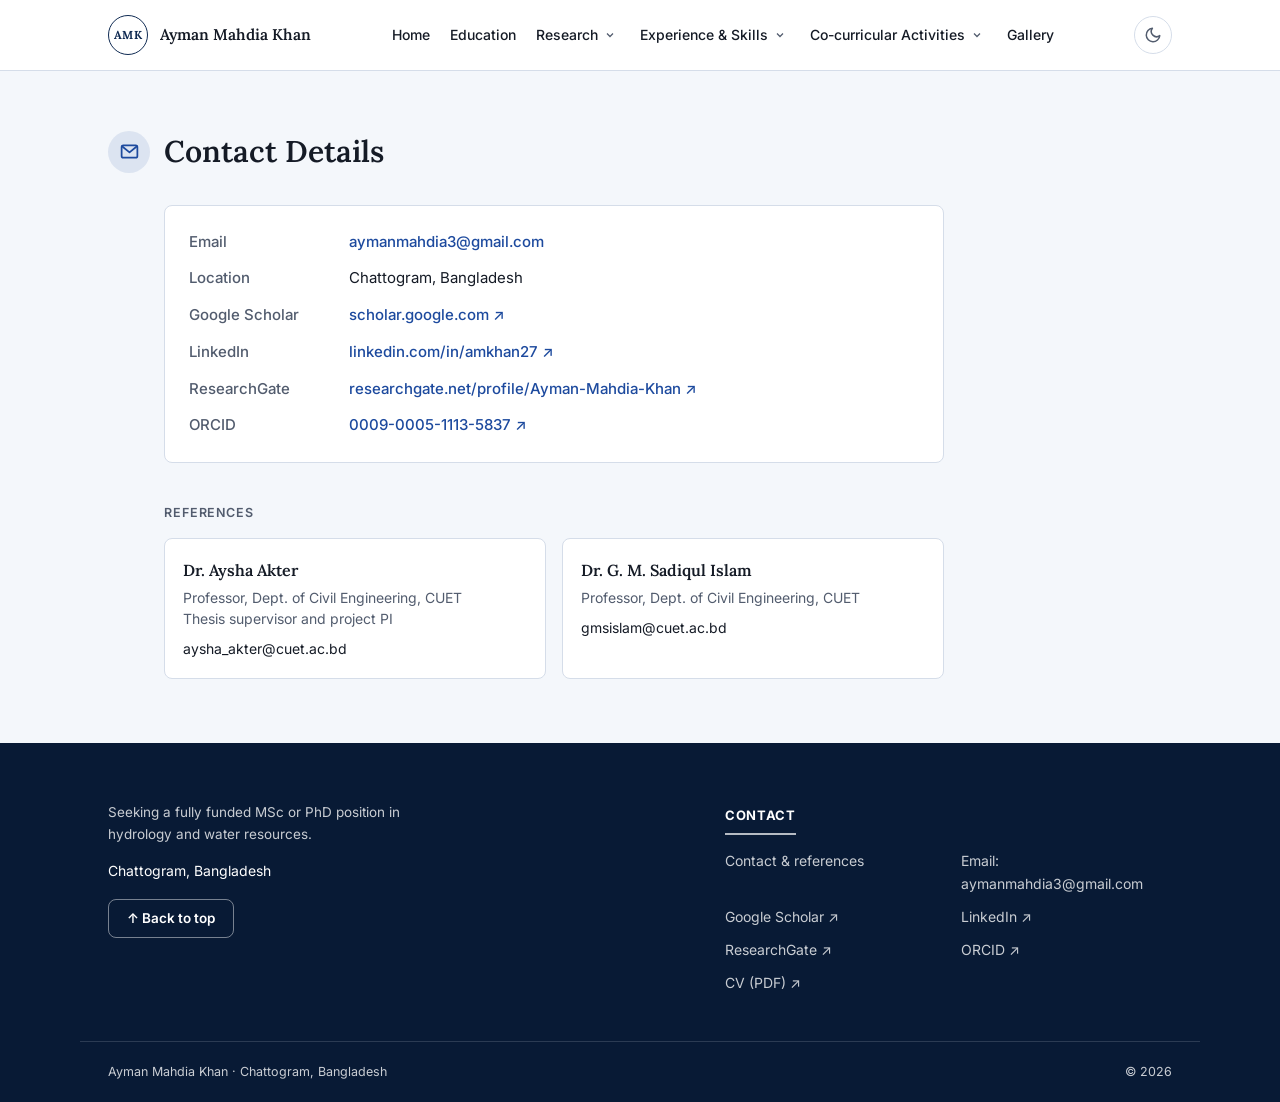
<file: contact.html>
<!doctype html>
<html lang="en">
<head>
<meta charset="utf-8">
<meta name="viewport" content="width=device-width, initial-scale=1">
<title>Contact — Ayman Mahdia Khan</title>
<meta name="description" content="Contact details and references for Ayman Mahdia Khan.">
<meta name="robots" content="noindex, nofollow">
<meta name="google-site-verification" content="e0HmivDDTu0kvF9EgxxXB-VETPTeJjCA9mjffSCt7dQ" />
<script>try{var t=localStorage.getItem('amk-theme');if(t)document.documentElement.setAttribute('data-theme',t);}catch(e){}</script>
<link rel="preconnect" href="https://fonts.googleapis.com">
<link rel="preconnect" href="https://fonts.gstatic.com" crossorigin>
<link rel="stylesheet" href="https://fonts.googleapis.com/css2?family=Lora:wght@500;600;700&family=Inter:wght@400;500;600;700&family=IBM+Plex+Mono:wght@400;500&display=swap">
<link rel="stylesheet" href="style.css?v=13">
<link rel="icon" href="data:image/svg+xml,%3Csvg xmlns='http://www.w3.org/2000/svg' viewBox='0 0 24 24'%3E%3Cpath fill='%231D4A9E' d='M12 2.5c-.3 0-.6.2-.8.4C9.3 5.4 5.5 10.5 5.5 14a6.5 6.5 0 0 0 13 0c0-3.5-3.8-8.6-5.7-11.1-.2-.2-.5-.4-.8-.4z'/%3E%3C/svg%3E">
</head>
<body id="top">
<header class="nav">
  <div class="wrap nav-row">
    <a class="brand" href="index.html"><span class="seal"><span>AMK</span></span><span class="brand-name">Ayman Mahdia Khan</span></a>
    <ul class="menu"><li><a href="index.html">Home</a></li><li><a href="education.html">Education</a></li><li class="has-sub"><a href="research.html">Research</a><button class="caret" type="button" aria-label="Show Research sections" aria-expanded="false"><svg viewBox="0 0 24 24" fill="none" stroke="currentColor" stroke-width="2.5"><path d="m6 9 6 6 6-6"/></svg></button><ul class="sub"><li><a href="research.html#research">Research Experience</a></li><li><a href="research.html#publications">Publications</a></li></ul></li><li class="has-sub"><a href="experience.html">Experience &amp; Skills</a><button class="caret" type="button" aria-label="Show Experience &amp; Skills sections" aria-expanded="false"><svg viewBox="0 0 24 24" fill="none" stroke="currentColor" stroke-width="2.5"><path d="m6 9 6 6 6-6"/></svg></button><ul class="sub"><li><a href="experience.html#training">Internship, Training &amp; Field Work</a></li><li><a href="experience.html#skills">Skills</a></li></ul></li><li class="has-sub"><a href="activities.html">Co-curricular Activities</a><button class="caret" type="button" aria-label="Show Co-curricular Activities sections" aria-expanded="false"><svg viewBox="0 0 24 24" fill="none" stroke="currentColor" stroke-width="2.5"><path d="m6 9 6 6 6-6"/></svg></button><ul class="sub"><li><a href="activities.html#leadership">Leadership Roles</a></li><li><a href="activities.html#outreach">Community Engagement</a></li><li><a href="activities.html#honors">Honors &amp; Achievements</a></li><li><a href="activities.html#other-roles">Other Roles &amp; Memberships</a></li><li><a href="activities.html#first-steps">The first steps</a></li></ul></li><li><a href="gallery.html">Gallery</a></li></ul>
    <div class="nav-tools">
      <button class="round-btn" id="themeBtn" type="button" aria-label="Switch light or dark theme">
        <svg class="moon" viewBox="0 0 24 24" fill="none" stroke="currentColor" stroke-width="2" stroke-linecap="round" stroke-linejoin="round"><path d="M21 12.8A9 9 0 1 1 11.2 3a7 7 0 0 0 9.8 9.8z"/></svg>
        <svg class="sun" viewBox="0 0 24 24" fill="none" stroke="currentColor" stroke-width="2" stroke-linecap="round"><circle cx="12" cy="12" r="4.5"/><path d="M12 2v2M12 20v2M4.9 4.9l1.4 1.4M17.7 17.7l1.4 1.4M2 12h2M20 12h2M4.9 19.1l1.4-1.4M17.7 6.3l1.4-1.4"/></svg>
      </button>
      <button class="round-btn" id="menuBtn" type="button" aria-label="Open menu" aria-expanded="false" aria-controls="mobileMenu">
        <svg viewBox="0 0 24 24" fill="none" stroke="currentColor" stroke-width="2" stroke-linecap="round"><path d="M4 7h16M4 12h16M4 17h16"/></svg>
      </button>
    </div>
  </div>
  <nav class="mobile" id="mobileMenu" hidden aria-label="Site"><div class="wrap"><ul><li><a href="index.html">Home</a></li><li><a href="education.html">Education</a></li><li><a href="research.html">Research</a><div class="m-sub"><a href="research.html#research">Research Experience</a><a href="research.html#publications">Publications</a></div></li><li><a href="experience.html">Experience &amp; Skills</a><div class="m-sub"><a href="experience.html#training">Internship, Training &amp; Field Work</a><a href="experience.html#skills">Skills</a></div></li><li><a href="activities.html">Co-curricular Activities</a><div class="m-sub"><a href="activities.html#leadership">Leadership Roles</a><a href="activities.html#outreach">Community Engagement</a><a href="activities.html#honors">Honors &amp; Achievements</a><a href="activities.html#other-roles">Other Roles &amp; Memberships</a><a href="activities.html#first-steps">The first steps</a></div></li><li><a href="gallery.html">Gallery</a></li></ul></div></nav>
</header>
<main>

<section class="section page-top tint" id="contact">
  <div class="wrap">
    <div class="sec-head">
      <span class="badge"><svg viewBox="0 0 24 24" fill="none" stroke="currentColor" stroke-width="2" stroke-linecap="round" stroke-linejoin="round"><rect x="3" y="5" width="18" height="14" rx="2"/><path d="m3.5 6 8.5 7 8.5-7"/></svg></span>
      <h1>Contact Details</h1>
    </div>
    <div class="indent">
      <dl class="contact-card">
        <dt>Email</dt><dd><a class="link" href="mailto:aymanmahdia3@gmail.com">aymanmahdia3@gmail.com</a></dd>
        <dt>Location</dt><dd>Chattogram, Bangladesh</dd>
        <dt>Google Scholar</dt><dd><a class="link" href="https://scholar.google.com/citations?user=wtr1pxoAAAAJ&hl=en" target="_blank" rel="noopener">scholar.google.com ↗</a></dd>
        <dt>LinkedIn</dt><dd><a class="link" href="https://www.linkedin.com/in/amkhan27/" target="_blank" rel="noopener">linkedin.com/in/amkhan27 ↗</a></dd>
        <dt>ResearchGate</dt><dd><a class="link" href="https://www.researchgate.net/profile/Ayman-Mahdia-Khan" target="_blank" rel="noopener">researchgate.net/profile/Ayman-Mahdia-Khan ↗</a></dd>
        <dt>ORCID</dt><dd><a class="link" href="https://orcid.org/0009-0005-1113-5837" target="_blank" rel="noopener">0009-0005-1113-5837 ↗</a></dd>
      </dl>

      <div class="block" id="references">
        <p class="eyebrow" style="margin-top:40px">References</p>
        <div class="refs">
          <div class="ref"><h3>Dr. Aysha Akter</h3><p class="ref-role">Professor, Dept. of Civil Engineering, CUET<br>Thesis supervisor and project PI</p><span>aysha_akter@cuet.ac.bd</span></div>
          <div class="ref"><h3>Dr. G. M. Sadiqul Islam</h3><p class="ref-role">Professor, Dept. of Civil Engineering, CUET</p><span>gmsislam@cuet.ac.bd</span></div>
        </div>
      </div>
    </div>
  </div>
</section>



</main>
<footer class="footer">
  <div class="wrap foot-grid">
    <div class="foot-lead">
      <p>Seeking a fully funded MSc or PhD position in hydrology and water resources.</p>
      <p class="ct">Chattogram, Bangladesh</p>
      <a class="btn ghost" href="#top">↑ Back to top</a>
    </div>
    <div class="foot-col">
      <h4>Contact</h4>
      <div class="foot-links">
        <a href="contact.html">Contact &amp; references</a>
        <a href="mailto:aymanmahdia3@gmail.com">Email: aymanmahdia3@gmail.com</a>
        <a href="https://scholar.google.com/citations?user=wtr1pxoAAAAJ&hl=en" target="_blank" rel="noopener">Google Scholar ↗</a>
        <a href="https://www.linkedin.com/in/amkhan27/" target="_blank" rel="noopener">LinkedIn ↗</a>
        <a href="https://www.researchgate.net/profile/Ayman-Mahdia-Khan" target="_blank" rel="noopener">ResearchGate ↗</a>
        <a href="https://orcid.org/0009-0005-1113-5837" target="_blank" rel="noopener">ORCID ↗</a>
        <a href="Ayman_Mahdia_Khan_CV.pdf" target="_blank" rel="noopener">CV (PDF) ↗</a>
      </div>
    </div>
  </div>
  <div class="foot-bottom"><span>Ayman Mahdia Khan · Chattogram, Bangladesh</span><span>© 2026</span></div>
</footer>
<script src="site.js?v=13"></script>
</body>
</html>
</file>
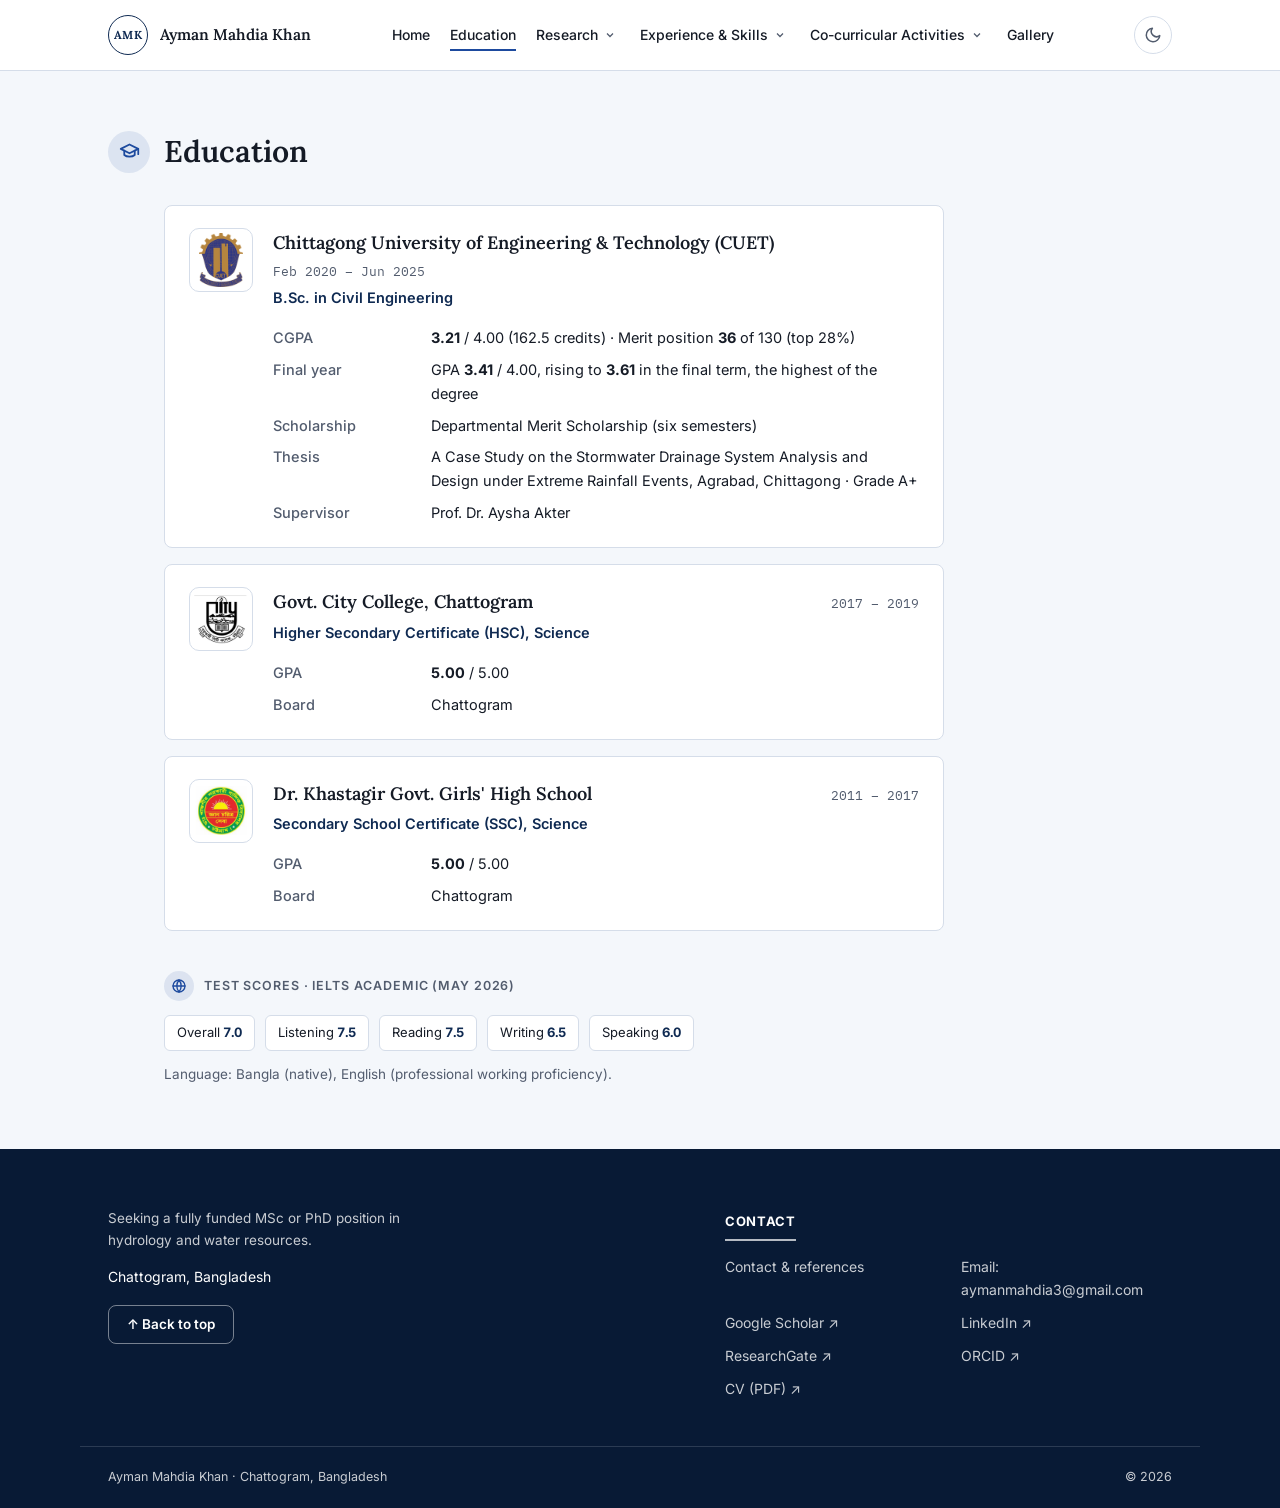
<file: education.html>
<!doctype html>
<html lang="en">
<head>
<meta charset="utf-8">
<meta name="viewport" content="width=device-width, initial-scale=1">
<title>Education — Ayman Mahdia Khan</title>
<meta name="description" content="Education and test scores of Ayman Mahdia Khan.">
<meta name="robots" content="noindex, nofollow">
<meta name="google-site-verification" content="e0HmivDDTu0kvF9EgxxXB-VETPTeJjCA9mjffSCt7dQ" />
<script>try{var t=localStorage.getItem('amk-theme');if(t)document.documentElement.setAttribute('data-theme',t);}catch(e){}</script>
<link rel="preconnect" href="https://fonts.googleapis.com">
<link rel="preconnect" href="https://fonts.gstatic.com" crossorigin>
<link rel="stylesheet" href="https://fonts.googleapis.com/css2?family=Lora:wght@500;600;700&family=Inter:wght@400;500;600;700&family=IBM+Plex+Mono:wght@400;500&display=swap">
<link rel="stylesheet" href="style.css?v=13">
<link rel="icon" href="data:image/svg+xml,%3Csvg xmlns='http://www.w3.org/2000/svg' viewBox='0 0 24 24'%3E%3Cpath fill='%231D4A9E' d='M12 2.5c-.3 0-.6.2-.8.4C9.3 5.4 5.5 10.5 5.5 14a6.5 6.5 0 0 0 13 0c0-3.5-3.8-8.6-5.7-11.1-.2-.2-.5-.4-.8-.4z'/%3E%3C/svg%3E">
</head>
<body id="top">
<header class="nav">
  <div class="wrap nav-row">
    <a class="brand" href="index.html"><span class="seal"><span>AMK</span></span><span class="brand-name">Ayman Mahdia Khan</span></a>
    <ul class="menu"><li><a href="index.html">Home</a></li><li><a href="education.html" class="active" aria-current="page">Education</a></li><li class="has-sub"><a href="research.html">Research</a><button class="caret" type="button" aria-label="Show Research sections" aria-expanded="false"><svg viewBox="0 0 24 24" fill="none" stroke="currentColor" stroke-width="2.5"><path d="m6 9 6 6 6-6"/></svg></button><ul class="sub"><li><a href="research.html#research">Research Experience</a></li><li><a href="research.html#publications">Publications</a></li></ul></li><li class="has-sub"><a href="experience.html">Experience &amp; Skills</a><button class="caret" type="button" aria-label="Show Experience &amp; Skills sections" aria-expanded="false"><svg viewBox="0 0 24 24" fill="none" stroke="currentColor" stroke-width="2.5"><path d="m6 9 6 6 6-6"/></svg></button><ul class="sub"><li><a href="experience.html#training">Internship, Training &amp; Field Work</a></li><li><a href="experience.html#skills">Skills</a></li></ul></li><li class="has-sub"><a href="activities.html">Co-curricular Activities</a><button class="caret" type="button" aria-label="Show Co-curricular Activities sections" aria-expanded="false"><svg viewBox="0 0 24 24" fill="none" stroke="currentColor" stroke-width="2.5"><path d="m6 9 6 6 6-6"/></svg></button><ul class="sub"><li><a href="activities.html#leadership">Leadership Roles</a></li><li><a href="activities.html#outreach">Community Engagement</a></li><li><a href="activities.html#honors">Honors &amp; Achievements</a></li><li><a href="activities.html#other-roles">Other Roles &amp; Memberships</a></li><li><a href="activities.html#first-steps">The first steps</a></li></ul></li><li><a href="gallery.html">Gallery</a></li></ul>
    <div class="nav-tools">
      <button class="round-btn" id="themeBtn" type="button" aria-label="Switch light or dark theme">
        <svg class="moon" viewBox="0 0 24 24" fill="none" stroke="currentColor" stroke-width="2" stroke-linecap="round" stroke-linejoin="round"><path d="M21 12.8A9 9 0 1 1 11.2 3a7 7 0 0 0 9.8 9.8z"/></svg>
        <svg class="sun" viewBox="0 0 24 24" fill="none" stroke="currentColor" stroke-width="2" stroke-linecap="round"><circle cx="12" cy="12" r="4.5"/><path d="M12 2v2M12 20v2M4.9 4.9l1.4 1.4M17.7 17.7l1.4 1.4M2 12h2M20 12h2M4.9 19.1l1.4-1.4M17.7 6.3l1.4-1.4"/></svg>
      </button>
      <button class="round-btn" id="menuBtn" type="button" aria-label="Open menu" aria-expanded="false" aria-controls="mobileMenu">
        <svg viewBox="0 0 24 24" fill="none" stroke="currentColor" stroke-width="2" stroke-linecap="round"><path d="M4 7h16M4 12h16M4 17h16"/></svg>
      </button>
    </div>
  </div>
  <nav class="mobile" id="mobileMenu" hidden aria-label="Site"><div class="wrap"><ul><li><a href="index.html">Home</a></li><li><a href="education.html" class="active" aria-current="page">Education</a></li><li><a href="research.html">Research</a><div class="m-sub"><a href="research.html#research">Research Experience</a><a href="research.html#publications">Publications</a></div></li><li><a href="experience.html">Experience &amp; Skills</a><div class="m-sub"><a href="experience.html#training">Internship, Training &amp; Field Work</a><a href="experience.html#skills">Skills</a></div></li><li><a href="activities.html">Co-curricular Activities</a><div class="m-sub"><a href="activities.html#leadership">Leadership Roles</a><a href="activities.html#outreach">Community Engagement</a><a href="activities.html#honors">Honors &amp; Achievements</a><a href="activities.html#other-roles">Other Roles &amp; Memberships</a><a href="activities.html#first-steps">The first steps</a></div></li><li><a href="gallery.html">Gallery</a></li></ul></div></nav>
</header>
<main>

<section class="section page-top tint" id="education">
  <div class="wrap">
    <div class="sec-head">
      <span class="badge"><svg viewBox="0 0 24 24" fill="none" stroke="currentColor" stroke-width="2" stroke-linecap="round" stroke-linejoin="round"><path d="m2 9 10-5 10 5-10 5z"/><path d="M6 11v5c3 2.5 9 2.5 12 0v-5"/><path d="M22 9v6"/></svg></span>
      <h1>Education</h1>
    </div>
    <div class="indent">
      <div class="block">
        <div class="edu-stack">
          <article class="edu">
            <img class="logo" src="logo-cuet.png" alt="CUET logo" width="64" height="64">
            <div>
              <div class="edu-top"><h3>Chittagong University of Engineering &amp; Technology (CUET)</h3><span class="when">Feb 2020 – Jun 2025</span></div>
              <div class="deg">B.Sc. in Civil Engineering</div>
              <dl class="kv">
                <dt>CGPA</dt><dd><b>3.21</b> / 4.00 (162.5 credits) · Merit position <b>36</b> of 130 (top 28%)</dd>
                <dt>Final year</dt><dd>GPA <b>3.41</b> / 4.00, rising to <b>3.61</b> in the final term, the highest of the degree</dd>
                <dt>Scholarship</dt><dd>Departmental Merit Scholarship (six semesters)</dd>
                <dt>Thesis</dt><dd>A Case Study on the Stormwater Drainage System Analysis and Design under Extreme Rainfall Events, Agrabad, Chittagong · Grade A+</dd>
                <dt>Supervisor</dt><dd>Prof. Dr. Aysha Akter</dd>
              </dl>
            </div>
          </article>
          <article class="edu">
            <img class="logo" src="logo-gcc.png" alt="Govt. City College logo" width="64" height="64">
            <div>
              <div class="edu-top"><h3>Govt. City College, Chattogram</h3><span class="when">2017 – 2019</span></div>
              <div class="deg">Higher Secondary Certificate (HSC), Science</div>
              <dl class="kv"><dt>GPA</dt><dd><b>5.00</b> / 5.00</dd><dt>Board</dt><dd>Chattogram</dd></dl>
            </div>
          </article>
          <article class="edu">
            <img class="logo" src="logo-kgghs.png" alt="Dr. Khastagir Govt. Girls' High School logo" width="64" height="64">
            <div>
              <div class="edu-top"><h3>Dr. Khastagir Govt. Girls' High School</h3><span class="when">2011 – 2017</span></div>
              <div class="deg">Secondary School Certificate (SSC), Science</div>
              <dl class="kv"><dt>GPA</dt><dd><b>5.00</b> / 5.00</dd><dt>Board</dt><dd>Chattogram</dd></dl>
            </div>
          </article>
        </div>
      </div>
      <div class="block">
        <p class="eyebrow"><span class="mini"><svg viewBox="0 0 24 24" fill="none" stroke="currentColor" stroke-width="2" stroke-linecap="round"><circle cx="12" cy="12" r="9"/><path d="M3 12h18M12 3a14 14 0 0 1 0 18M12 3a14 14 0 0 0 0 18"/></svg></span>Test scores · IELTS Academic (May 2026)</p>
        <div class="ielts">
          <span>Overall <b>7.0</b></span><span>Listening <b>7.5</b></span><span>Reading <b>7.5</b></span><span>Writing <b>6.5</b></span><span>Speaking <b>6.0</b></span>
        </div>
        <p class="note">Language: Bangla (native), English (professional working proficiency).</p>
      </div>
    </div>
  </div>
</section>


</main>
<footer class="footer">
  <div class="wrap foot-grid">
    <div class="foot-lead">
      <p>Seeking a fully funded MSc or PhD position in hydrology and water resources.</p>
      <p class="ct">Chattogram, Bangladesh</p>
      <a class="btn ghost" href="#top">↑ Back to top</a>
    </div>
    <div class="foot-col">
      <h4>Contact</h4>
      <div class="foot-links">
        <a href="contact.html">Contact &amp; references</a>
        <a href="mailto:aymanmahdia3@gmail.com">Email: aymanmahdia3@gmail.com</a>
        <a href="https://scholar.google.com/citations?user=wtr1pxoAAAAJ&hl=en" target="_blank" rel="noopener">Google Scholar ↗</a>
        <a href="https://www.linkedin.com/in/amkhan27/" target="_blank" rel="noopener">LinkedIn ↗</a>
        <a href="https://www.researchgate.net/profile/Ayman-Mahdia-Khan" target="_blank" rel="noopener">ResearchGate ↗</a>
        <a href="https://orcid.org/0009-0005-1113-5837" target="_blank" rel="noopener">ORCID ↗</a>
        <a href="Ayman_Mahdia_Khan_CV.pdf" target="_blank" rel="noopener">CV (PDF) ↗</a>
      </div>
    </div>
  </div>
  <div class="foot-bottom"><span>Ayman Mahdia Khan · Chattogram, Bangladesh</span><span>© 2026</span></div>
</footer>
<script src="site.js?v=13"></script>
</body>
</html>
</file>
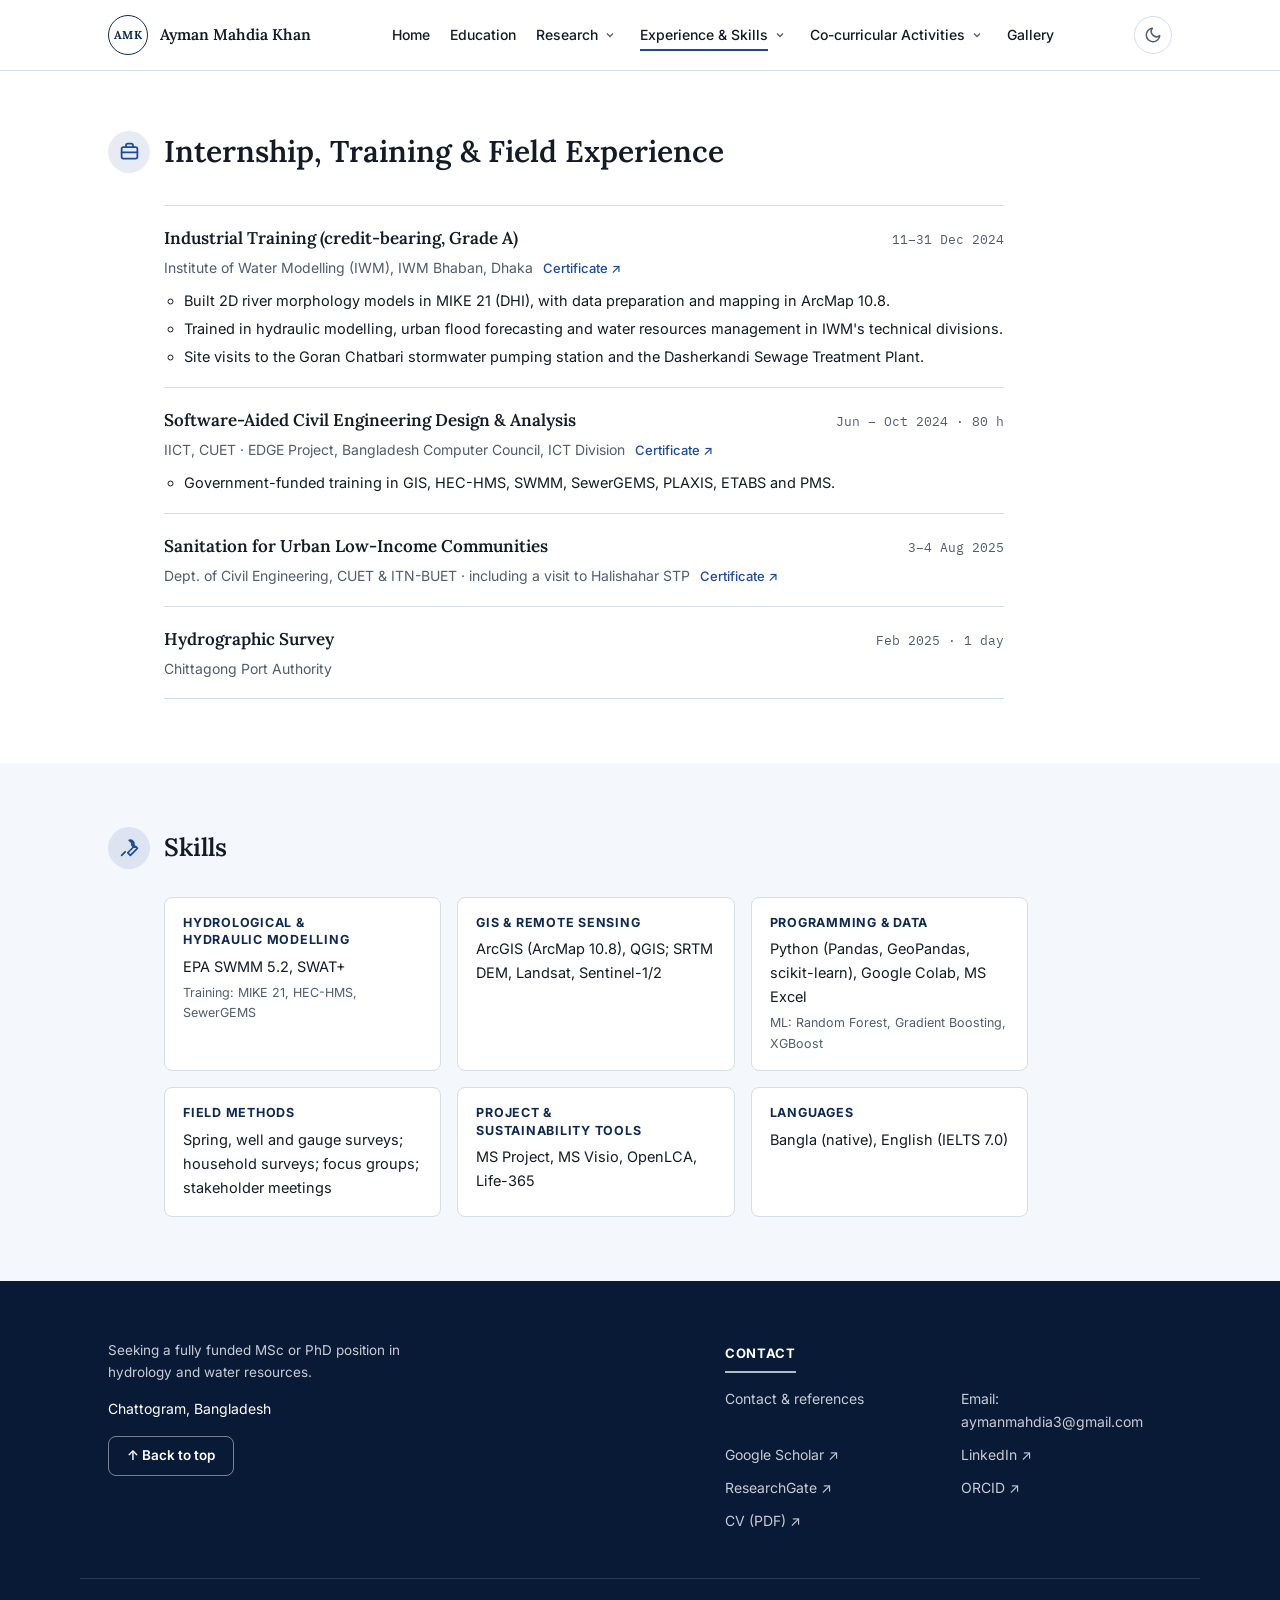
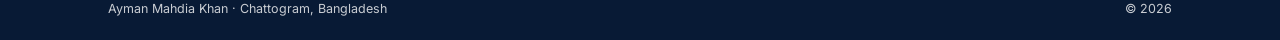
<file: experience.html>
<!doctype html>
<html lang="en">
<head>
<meta charset="utf-8">
<meta name="viewport" content="width=device-width, initial-scale=1">
<title>Experience &amp; Skills — Ayman Mahdia Khan</title>
<meta name="description" content="Internship, training, field work and skills of Ayman Mahdia Khan.">
<meta name="robots" content="noindex, nofollow">
<meta name="google-site-verification" content="e0HmivDDTu0kvF9EgxxXB-VETPTeJjCA9mjffSCt7dQ" />
<script>try{var t=localStorage.getItem('amk-theme');if(t)document.documentElement.setAttribute('data-theme',t);}catch(e){}</script>
<link rel="preconnect" href="https://fonts.googleapis.com">
<link rel="preconnect" href="https://fonts.gstatic.com" crossorigin>
<link rel="stylesheet" href="https://fonts.googleapis.com/css2?family=Lora:wght@500;600;700&family=Inter:wght@400;500;600;700&family=IBM+Plex+Mono:wght@400;500&display=swap">
<link rel="stylesheet" href="style.css?v=13">
<link rel="icon" href="data:image/svg+xml,%3Csvg xmlns='http://www.w3.org/2000/svg' viewBox='0 0 24 24'%3E%3Cpath fill='%231D4A9E' d='M12 2.5c-.3 0-.6.2-.8.4C9.3 5.4 5.5 10.5 5.5 14a6.5 6.5 0 0 0 13 0c0-3.5-3.8-8.6-5.7-11.1-.2-.2-.5-.4-.8-.4z'/%3E%3C/svg%3E">
</head>
<body id="top">
<header class="nav">
  <div class="wrap nav-row">
    <a class="brand" href="index.html"><span class="seal"><span>AMK</span></span><span class="brand-name">Ayman Mahdia Khan</span></a>
    <ul class="menu"><li><a href="index.html">Home</a></li><li><a href="education.html">Education</a></li><li class="has-sub"><a href="research.html">Research</a><button class="caret" type="button" aria-label="Show Research sections" aria-expanded="false"><svg viewBox="0 0 24 24" fill="none" stroke="currentColor" stroke-width="2.5"><path d="m6 9 6 6 6-6"/></svg></button><ul class="sub"><li><a href="research.html#research">Research Experience</a></li><li><a href="research.html#publications">Publications</a></li></ul></li><li class="has-sub"><a href="experience.html" class="active" aria-current="page">Experience &amp; Skills</a><button class="caret" type="button" aria-label="Show Experience &amp; Skills sections" aria-expanded="false"><svg viewBox="0 0 24 24" fill="none" stroke="currentColor" stroke-width="2.5"><path d="m6 9 6 6 6-6"/></svg></button><ul class="sub"><li><a href="experience.html#training">Internship, Training &amp; Field Work</a></li><li><a href="experience.html#skills">Skills</a></li></ul></li><li class="has-sub"><a href="activities.html">Co-curricular Activities</a><button class="caret" type="button" aria-label="Show Co-curricular Activities sections" aria-expanded="false"><svg viewBox="0 0 24 24" fill="none" stroke="currentColor" stroke-width="2.5"><path d="m6 9 6 6 6-6"/></svg></button><ul class="sub"><li><a href="activities.html#leadership">Leadership Roles</a></li><li><a href="activities.html#outreach">Community Engagement</a></li><li><a href="activities.html#honors">Honors &amp; Achievements</a></li><li><a href="activities.html#other-roles">Other Roles &amp; Memberships</a></li><li><a href="activities.html#first-steps">The first steps</a></li></ul></li><li><a href="gallery.html">Gallery</a></li></ul>
    <div class="nav-tools">
      <button class="round-btn" id="themeBtn" type="button" aria-label="Switch light or dark theme">
        <svg class="moon" viewBox="0 0 24 24" fill="none" stroke="currentColor" stroke-width="2" stroke-linecap="round" stroke-linejoin="round"><path d="M21 12.8A9 9 0 1 1 11.2 3a7 7 0 0 0 9.8 9.8z"/></svg>
        <svg class="sun" viewBox="0 0 24 24" fill="none" stroke="currentColor" stroke-width="2" stroke-linecap="round"><circle cx="12" cy="12" r="4.5"/><path d="M12 2v2M12 20v2M4.9 4.9l1.4 1.4M17.7 17.7l1.4 1.4M2 12h2M20 12h2M4.9 19.1l1.4-1.4M17.7 6.3l1.4-1.4"/></svg>
      </button>
      <button class="round-btn" id="menuBtn" type="button" aria-label="Open menu" aria-expanded="false" aria-controls="mobileMenu">
        <svg viewBox="0 0 24 24" fill="none" stroke="currentColor" stroke-width="2" stroke-linecap="round"><path d="M4 7h16M4 12h16M4 17h16"/></svg>
      </button>
    </div>
  </div>
  <nav class="mobile" id="mobileMenu" hidden aria-label="Site"><div class="wrap"><ul><li><a href="index.html">Home</a></li><li><a href="education.html">Education</a></li><li><a href="research.html">Research</a><div class="m-sub"><a href="research.html#research">Research Experience</a><a href="research.html#publications">Publications</a></div></li><li><a href="experience.html" class="active" aria-current="page">Experience &amp; Skills</a><div class="m-sub"><a href="experience.html#training">Internship, Training &amp; Field Work</a><a href="experience.html#skills">Skills</a></div></li><li><a href="activities.html">Co-curricular Activities</a><div class="m-sub"><a href="activities.html#leadership">Leadership Roles</a><a href="activities.html#outreach">Community Engagement</a><a href="activities.html#honors">Honors &amp; Achievements</a><a href="activities.html#other-roles">Other Roles &amp; Memberships</a><a href="activities.html#first-steps">The first steps</a></div></li><li><a href="gallery.html">Gallery</a></li></ul></div></nav>
</header>
<main>

<section class="section page-top" id="training">
  <div class="wrap">
    <div class="sec-head">
      <span class="badge"><svg viewBox="0 0 24 24" fill="none" stroke="currentColor" stroke-width="2" stroke-linecap="round" stroke-linejoin="round"><rect x="3" y="7" width="18" height="13" rx="2"/><path d="M8 7V5a2 2 0 0 1 2-2h4a2 2 0 0 1 2 2v2M3 13h18"/></svg></span>
      <h1>Internship, Training &amp; Field Experience</h1>
    </div>
    <div class="indent">
      <ul class="entries">
        <li class="entry">
          <div class="entry-top"><h3>Industrial Training (credit-bearing, Grade A)</h3><span class="when">11–31 Dec 2024</span></div>
          <p class="org">Institute of Water Modelling (IWM), IWM Bhaban, Dhaka <a class="link cert-link" href="https://drive.google.com/file/d/1W_ut34Kwl3rA9NbTvosupHoG_CP3O5SE/view" target="_blank" rel="noopener">Certificate ↗</a></p>
          <ul>
            <li>Built 2D river morphology models in MIKE 21 (DHI), with data preparation and mapping in ArcMap 10.8.</li>
            <li>Trained in hydraulic modelling, urban flood forecasting and water resources management in IWM's technical divisions.</li>
            <li>Site visits to the Goran Chatbari stormwater pumping station and the Dasherkandi Sewage Treatment Plant.</li>
          </ul>
        </li>
        <li class="entry">
          <div class="entry-top"><h3>Software-Aided Civil Engineering Design &amp; Analysis</h3><span class="when">Jun – Oct 2024 · 80 h</span></div>
          <p class="org">IICT, CUET · EDGE Project, Bangladesh Computer Council, ICT Division <a class="link cert-link" href="https://drive.google.com/file/d/1dpDg3o8aj4RSbmPAjqeXZ53oRPuGvOoj/view" target="_blank" rel="noopener">Certificate ↗</a></p>
          <ul><li>Government-funded training in GIS, HEC-HMS, SWMM, SewerGEMS, PLAXIS, ETABS and PMS.</li></ul>
        </li>
        <li class="entry">
          <div class="entry-top"><h3>Sanitation for Urban Low-Income Communities</h3><span class="when">3–4 Aug 2025</span></div>
          <p class="org">Dept. of Civil Engineering, CUET &amp; ITN-BUET · including a visit to Halishahar STP <a class="link cert-link" href="https://drive.google.com/file/d/1ICNNsJ9e0I-9tJcyBbl1Xg9kjVqEUB0E/view" target="_blank" rel="noopener">Certificate ↗</a></p>
        </li>
        <li class="entry">
          <div class="entry-top"><h3>Hydrographic Survey</h3><span class="when">Feb 2025 · 1 day</span></div>
          <p class="org">Chittagong Port Authority</p>
        </li>
      </ul>
    </div>
  </div>
</section>


<section class="section tint" id="skills">
  <div class="wrap">
    <div class="sec-head">
      <span class="badge"><svg viewBox="0 0 24 24" fill="none" stroke="currentColor" stroke-width="2" stroke-linecap="round" stroke-linejoin="round"><path d="M14.7 6.3a4 4 0 0 0 5 5L21 13l-8 8-3-3 8-8-1.3-1.3a4 4 0 0 0-5-5z"/><path d="m3 21 4-4"/></svg></span>
      <h2>Skills</h2>
    </div>
    <div class="indent skills">
      <div class="skill"><h3>Hydrological &amp; Hydraulic Modelling</h3><p>EPA SWMM 5.2, SWAT+</p><span class="lvl">Training: MIKE 21, HEC-HMS, SewerGEMS</span></div>
      <div class="skill"><h3>GIS &amp; Remote Sensing</h3><p>ArcGIS (ArcMap 10.8), QGIS; SRTM DEM, Landsat, Sentinel-1/2</p></div>
      <div class="skill"><h3>Programming &amp; Data</h3><p>Python (Pandas, GeoPandas, scikit-learn), Google Colab, MS Excel</p><span class="lvl">ML: Random Forest, Gradient Boosting, XGBoost</span></div>
      <div class="skill"><h3>Field Methods</h3><p>Spring, well and gauge surveys; household surveys; focus groups; stakeholder meetings</p></div>
      <div class="skill"><h3>Project &amp; Sustainability Tools</h3><p>MS Project, MS Visio, OpenLCA, Life-365</p></div>
      <div class="skill"><h3>Languages</h3><p>Bangla (native), English (IELTS 7.0)</p></div>
    </div>
  </div>
</section>


</main>
<footer class="footer">
  <div class="wrap foot-grid">
    <div class="foot-lead">
      <p>Seeking a fully funded MSc or PhD position in hydrology and water resources.</p>
      <p class="ct">Chattogram, Bangladesh</p>
      <a class="btn ghost" href="#top">↑ Back to top</a>
    </div>
    <div class="foot-col">
      <h4>Contact</h4>
      <div class="foot-links">
        <a href="contact.html">Contact &amp; references</a>
        <a href="mailto:aymanmahdia3@gmail.com">Email: aymanmahdia3@gmail.com</a>
        <a href="https://scholar.google.com/citations?user=wtr1pxoAAAAJ&hl=en" target="_blank" rel="noopener">Google Scholar ↗</a>
        <a href="https://www.linkedin.com/in/amkhan27/" target="_blank" rel="noopener">LinkedIn ↗</a>
        <a href="https://www.researchgate.net/profile/Ayman-Mahdia-Khan" target="_blank" rel="noopener">ResearchGate ↗</a>
        <a href="https://orcid.org/0009-0005-1113-5837" target="_blank" rel="noopener">ORCID ↗</a>
        <a href="Ayman_Mahdia_Khan_CV.pdf" target="_blank" rel="noopener">CV (PDF) ↗</a>
      </div>
    </div>
  </div>
  <div class="foot-bottom"><span>Ayman Mahdia Khan · Chattogram, Bangladesh</span><span>© 2026</span></div>
</footer>
<script src="site.js?v=13"></script>
</body>
</html>
</file>
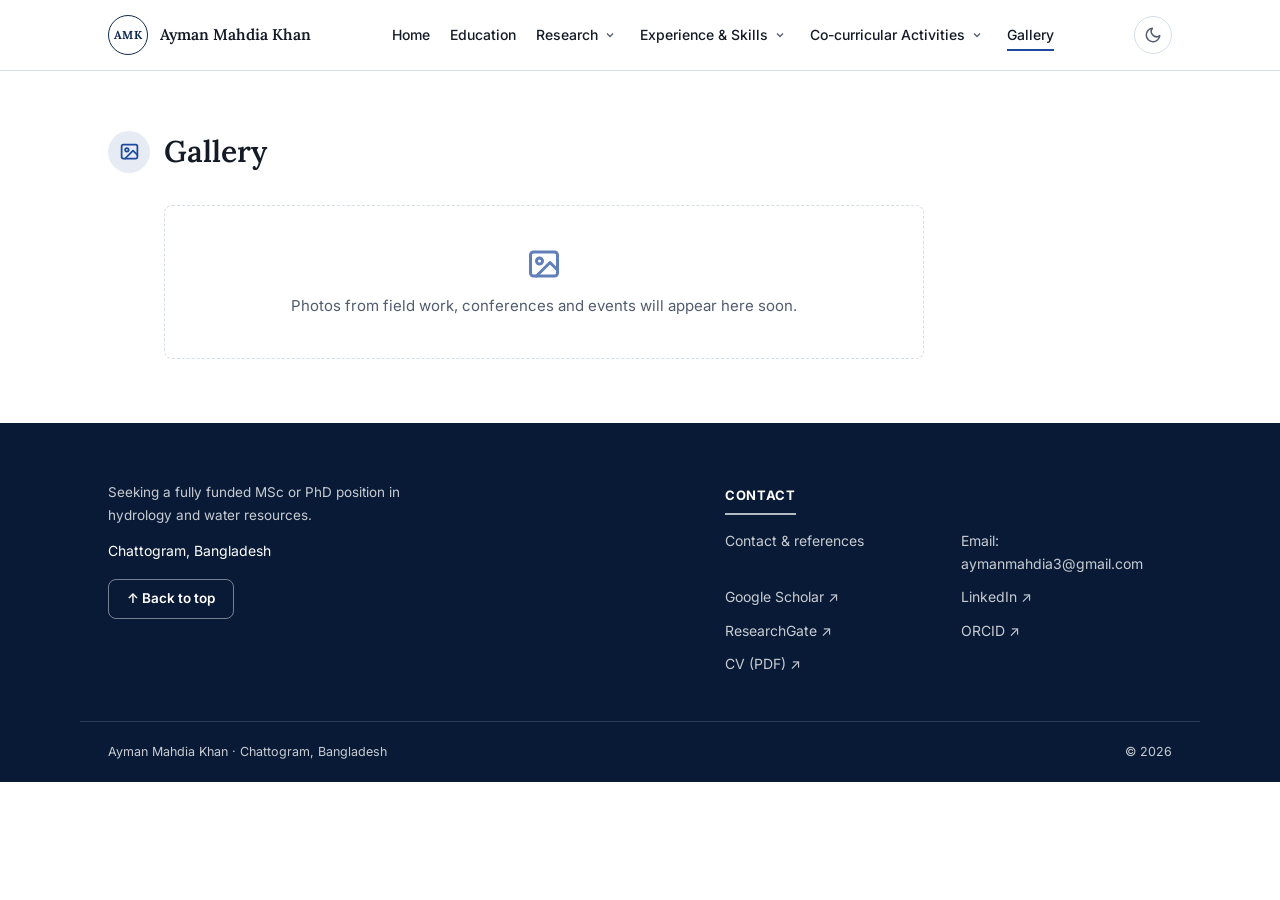
<file: gallery.html>
<!doctype html>
<html lang="en">
<head>
<meta charset="utf-8">
<meta name="viewport" content="width=device-width, initial-scale=1">
<title>Gallery — Ayman Mahdia Khan</title>
<meta name="description" content="Photos from the field work, conferences and events of Ayman Mahdia Khan.">
<meta name="robots" content="noindex, nofollow">
<meta name="google-site-verification" content="e0HmivDDTu0kvF9EgxxXB-VETPTeJjCA9mjffSCt7dQ" />
<script>try{var t=localStorage.getItem('amk-theme');if(t)document.documentElement.setAttribute('data-theme',t);}catch(e){}</script>
<link rel="preconnect" href="https://fonts.googleapis.com">
<link rel="preconnect" href="https://fonts.gstatic.com" crossorigin>
<link rel="stylesheet" href="https://fonts.googleapis.com/css2?family=Lora:wght@500;600;700&family=Inter:wght@400;500;600;700&family=IBM+Plex+Mono:wght@400;500&display=swap">
<link rel="stylesheet" href="style.css?v=13">
<link rel="icon" href="data:image/svg+xml,%3Csvg xmlns='http://www.w3.org/2000/svg' viewBox='0 0 24 24'%3E%3Cpath fill='%231D4A9E' d='M12 2.5c-.3 0-.6.2-.8.4C9.3 5.4 5.5 10.5 5.5 14a6.5 6.5 0 0 0 13 0c0-3.5-3.8-8.6-5.7-11.1-.2-.2-.5-.4-.8-.4z'/%3E%3C/svg%3E">
</head>
<body id="top">
<header class="nav">
  <div class="wrap nav-row">
    <a class="brand" href="index.html"><span class="seal"><span>AMK</span></span><span class="brand-name">Ayman Mahdia Khan</span></a>
    <ul class="menu"><li><a href="index.html">Home</a></li><li><a href="education.html">Education</a></li><li class="has-sub"><a href="research.html">Research</a><button class="caret" type="button" aria-label="Show Research sections" aria-expanded="false"><svg viewBox="0 0 24 24" fill="none" stroke="currentColor" stroke-width="2.5"><path d="m6 9 6 6 6-6"/></svg></button><ul class="sub"><li><a href="research.html#research">Research Experience</a></li><li><a href="research.html#publications">Publications</a></li></ul></li><li class="has-sub"><a href="experience.html">Experience &amp; Skills</a><button class="caret" type="button" aria-label="Show Experience &amp; Skills sections" aria-expanded="false"><svg viewBox="0 0 24 24" fill="none" stroke="currentColor" stroke-width="2.5"><path d="m6 9 6 6 6-6"/></svg></button><ul class="sub"><li><a href="experience.html#training">Internship, Training &amp; Field Work</a></li><li><a href="experience.html#skills">Skills</a></li></ul></li><li class="has-sub"><a href="activities.html">Co-curricular Activities</a><button class="caret" type="button" aria-label="Show Co-curricular Activities sections" aria-expanded="false"><svg viewBox="0 0 24 24" fill="none" stroke="currentColor" stroke-width="2.5"><path d="m6 9 6 6 6-6"/></svg></button><ul class="sub"><li><a href="activities.html#leadership">Leadership Roles</a></li><li><a href="activities.html#outreach">Community Engagement</a></li><li><a href="activities.html#honors">Honors &amp; Achievements</a></li><li><a href="activities.html#other-roles">Other Roles &amp; Memberships</a></li><li><a href="activities.html#first-steps">The first steps</a></li></ul></li><li><a href="gallery.html" class="active" aria-current="page">Gallery</a></li></ul>
    <div class="nav-tools">
      <button class="round-btn" id="themeBtn" type="button" aria-label="Switch light or dark theme">
        <svg class="moon" viewBox="0 0 24 24" fill="none" stroke="currentColor" stroke-width="2" stroke-linecap="round" stroke-linejoin="round"><path d="M21 12.8A9 9 0 1 1 11.2 3a7 7 0 0 0 9.8 9.8z"/></svg>
        <svg class="sun" viewBox="0 0 24 24" fill="none" stroke="currentColor" stroke-width="2" stroke-linecap="round"><circle cx="12" cy="12" r="4.5"/><path d="M12 2v2M12 20v2M4.9 4.9l1.4 1.4M17.7 17.7l1.4 1.4M2 12h2M20 12h2M4.9 19.1l1.4-1.4M17.7 6.3l1.4-1.4"/></svg>
      </button>
      <button class="round-btn" id="menuBtn" type="button" aria-label="Open menu" aria-expanded="false" aria-controls="mobileMenu">
        <svg viewBox="0 0 24 24" fill="none" stroke="currentColor" stroke-width="2" stroke-linecap="round"><path d="M4 7h16M4 12h16M4 17h16"/></svg>
      </button>
    </div>
  </div>
  <nav class="mobile" id="mobileMenu" hidden aria-label="Site"><div class="wrap"><ul><li><a href="index.html">Home</a></li><li><a href="education.html">Education</a></li><li><a href="research.html">Research</a><div class="m-sub"><a href="research.html#research">Research Experience</a><a href="research.html#publications">Publications</a></div></li><li><a href="experience.html">Experience &amp; Skills</a><div class="m-sub"><a href="experience.html#training">Internship, Training &amp; Field Work</a><a href="experience.html#skills">Skills</a></div></li><li><a href="activities.html">Co-curricular Activities</a><div class="m-sub"><a href="activities.html#leadership">Leadership Roles</a><a href="activities.html#outreach">Community Engagement</a><a href="activities.html#honors">Honors &amp; Achievements</a><a href="activities.html#other-roles">Other Roles &amp; Memberships</a><a href="activities.html#first-steps">The first steps</a></div></li><li><a href="gallery.html" class="active" aria-current="page">Gallery</a></li></ul></div></nav>
</header>
<main>
<section class="section page-top" id="gallery">
  <div class="wrap">
    <div class="sec-head">
      <span class="badge"><svg viewBox="0 0 24 24" fill="none" stroke="currentColor" stroke-width="2" stroke-linecap="round" stroke-linejoin="round"><rect x="3" y="4" width="18" height="16" rx="2"/><circle cx="9" cy="10" r="2"/><path d="m21 16-5-5-9 9"/></svg></span>
      <h1>Gallery</h1>
    </div>
    <div class="indent">
      <div class="g-empty"><svg viewBox="0 0 24 24" fill="none" stroke="currentColor" stroke-width="2" stroke-linecap="round" stroke-linejoin="round"><rect x="3" y="4" width="18" height="16" rx="2"/><circle cx="9" cy="10" r="2"/><path d="m21 16-5-5-9 9"/></svg><p>Photos from field work, conferences and events will appear here soon.</p></div>
    </div>
  </div>
</section>
</main>
<footer class="footer">
  <div class="wrap foot-grid">
    <div class="foot-lead">
      <p>Seeking a fully funded MSc or PhD position in hydrology and water resources.</p>
      <p class="ct">Chattogram, Bangladesh</p>
      <a class="btn ghost" href="#top">↑ Back to top</a>
    </div>
    <div class="foot-col">
      <h4>Contact</h4>
      <div class="foot-links">
        <a href="contact.html">Contact &amp; references</a>
        <a href="mailto:aymanmahdia3@gmail.com">Email: aymanmahdia3@gmail.com</a>
        <a href="https://scholar.google.com/citations?user=wtr1pxoAAAAJ&hl=en" target="_blank" rel="noopener">Google Scholar ↗</a>
        <a href="https://www.linkedin.com/in/amkhan27/" target="_blank" rel="noopener">LinkedIn ↗</a>
        <a href="https://www.researchgate.net/profile/Ayman-Mahdia-Khan" target="_blank" rel="noopener">ResearchGate ↗</a>
        <a href="https://orcid.org/0009-0005-1113-5837" target="_blank" rel="noopener">ORCID ↗</a>
        <a href="Ayman_Mahdia_Khan_CV.pdf" target="_blank" rel="noopener">CV (PDF) ↗</a>
      </div>
    </div>
  </div>
  <div class="foot-bottom"><span>Ayman Mahdia Khan · Chattogram, Bangladesh</span><span>© 2026</span></div>
</footer>
<script src="site.js?v=13"></script>
</body>
</html>
</file>
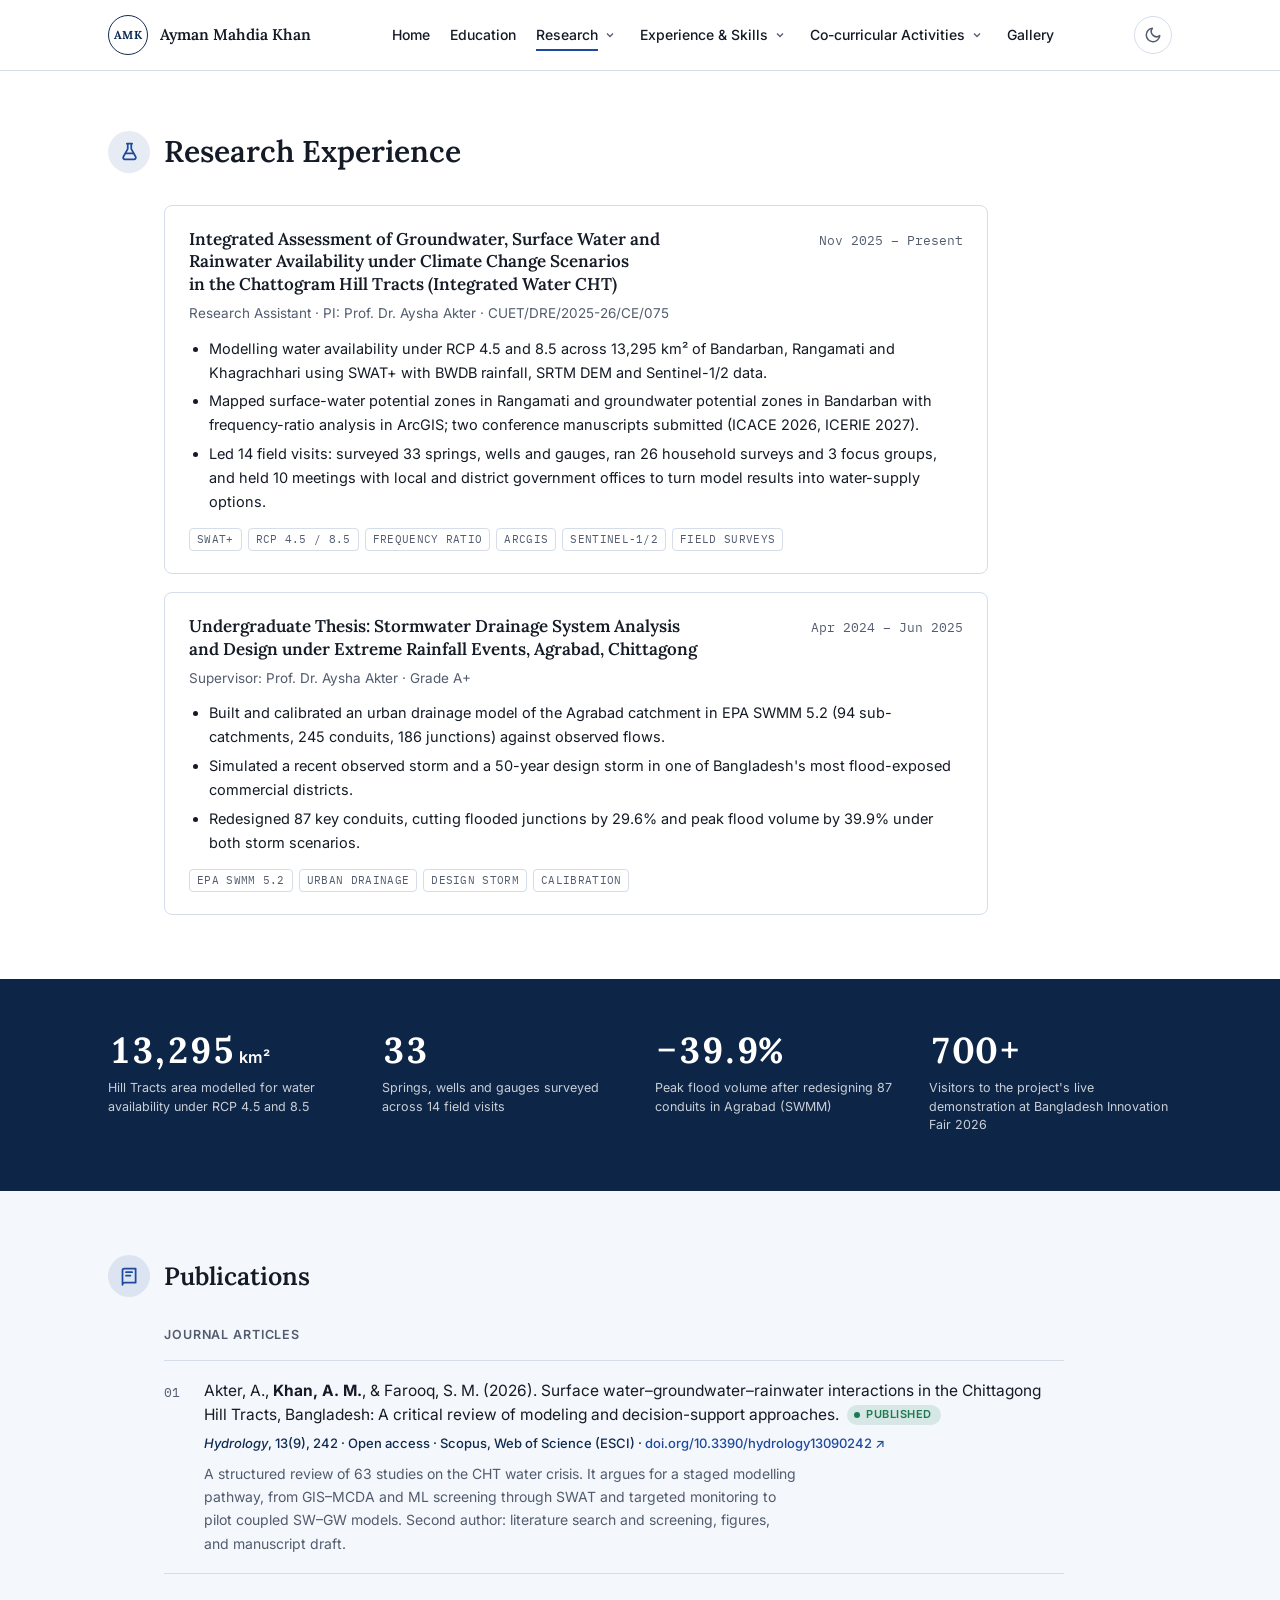
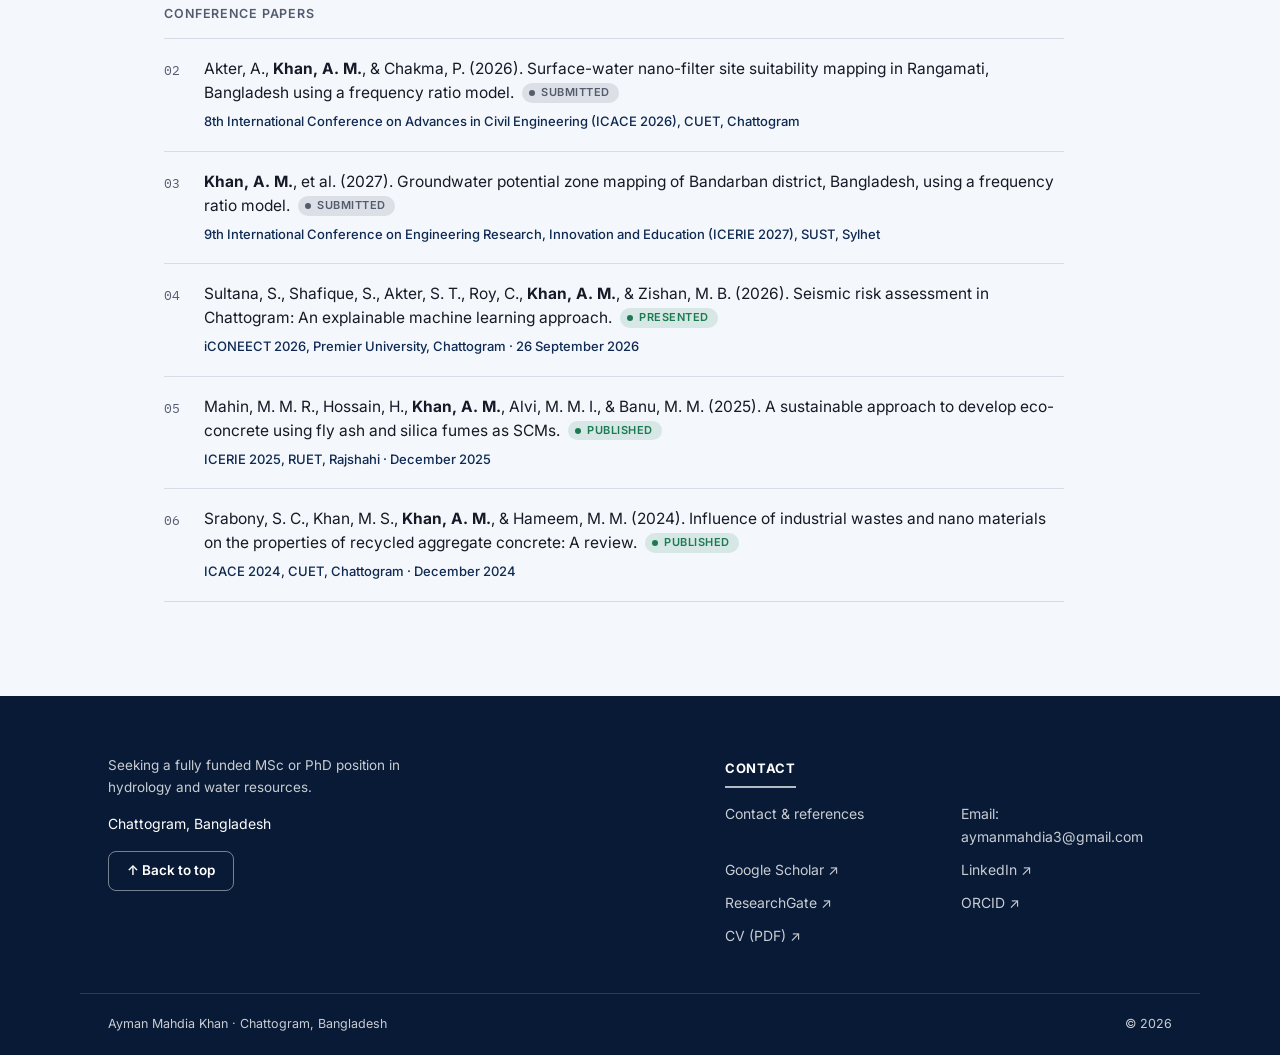
<file: research.html>
<!doctype html>
<html lang="en">
<head>
<meta charset="utf-8">
<meta name="viewport" content="width=device-width, initial-scale=1">
<title>Research — Ayman Mahdia Khan</title>
<meta name="description" content="Research experience and publications of Ayman Mahdia Khan.">
<meta name="robots" content="noindex, nofollow">
<meta name="google-site-verification" content="e0HmivDDTu0kvF9EgxxXB-VETPTeJjCA9mjffSCt7dQ" />
<script>try{var t=localStorage.getItem('amk-theme');if(t)document.documentElement.setAttribute('data-theme',t);}catch(e){}</script>
<link rel="preconnect" href="https://fonts.googleapis.com">
<link rel="preconnect" href="https://fonts.gstatic.com" crossorigin>
<link rel="stylesheet" href="https://fonts.googleapis.com/css2?family=Lora:wght@500;600;700&family=Inter:wght@400;500;600;700&family=IBM+Plex+Mono:wght@400;500&display=swap">
<link rel="stylesheet" href="style.css?v=13">
<link rel="icon" href="data:image/svg+xml,%3Csvg xmlns='http://www.w3.org/2000/svg' viewBox='0 0 24 24'%3E%3Cpath fill='%231D4A9E' d='M12 2.5c-.3 0-.6.2-.8.4C9.3 5.4 5.5 10.5 5.5 14a6.5 6.5 0 0 0 13 0c0-3.5-3.8-8.6-5.7-11.1-.2-.2-.5-.4-.8-.4z'/%3E%3C/svg%3E">
</head>
<body id="top">
<header class="nav">
  <div class="wrap nav-row">
    <a class="brand" href="index.html"><span class="seal"><span>AMK</span></span><span class="brand-name">Ayman Mahdia Khan</span></a>
    <ul class="menu"><li><a href="index.html">Home</a></li><li><a href="education.html">Education</a></li><li class="has-sub"><a href="research.html" class="active" aria-current="page">Research</a><button class="caret" type="button" aria-label="Show Research sections" aria-expanded="false"><svg viewBox="0 0 24 24" fill="none" stroke="currentColor" stroke-width="2.5"><path d="m6 9 6 6 6-6"/></svg></button><ul class="sub"><li><a href="research.html#research">Research Experience</a></li><li><a href="research.html#publications">Publications</a></li></ul></li><li class="has-sub"><a href="experience.html">Experience &amp; Skills</a><button class="caret" type="button" aria-label="Show Experience &amp; Skills sections" aria-expanded="false"><svg viewBox="0 0 24 24" fill="none" stroke="currentColor" stroke-width="2.5"><path d="m6 9 6 6 6-6"/></svg></button><ul class="sub"><li><a href="experience.html#training">Internship, Training &amp; Field Work</a></li><li><a href="experience.html#skills">Skills</a></li></ul></li><li class="has-sub"><a href="activities.html">Co-curricular Activities</a><button class="caret" type="button" aria-label="Show Co-curricular Activities sections" aria-expanded="false"><svg viewBox="0 0 24 24" fill="none" stroke="currentColor" stroke-width="2.5"><path d="m6 9 6 6 6-6"/></svg></button><ul class="sub"><li><a href="activities.html#leadership">Leadership Roles</a></li><li><a href="activities.html#outreach">Community Engagement</a></li><li><a href="activities.html#honors">Honors &amp; Achievements</a></li><li><a href="activities.html#other-roles">Other Roles &amp; Memberships</a></li><li><a href="activities.html#first-steps">The first steps</a></li></ul></li><li><a href="gallery.html">Gallery</a></li></ul>
    <div class="nav-tools">
      <button class="round-btn" id="themeBtn" type="button" aria-label="Switch light or dark theme">
        <svg class="moon" viewBox="0 0 24 24" fill="none" stroke="currentColor" stroke-width="2" stroke-linecap="round" stroke-linejoin="round"><path d="M21 12.8A9 9 0 1 1 11.2 3a7 7 0 0 0 9.8 9.8z"/></svg>
        <svg class="sun" viewBox="0 0 24 24" fill="none" stroke="currentColor" stroke-width="2" stroke-linecap="round"><circle cx="12" cy="12" r="4.5"/><path d="M12 2v2M12 20v2M4.9 4.9l1.4 1.4M17.7 17.7l1.4 1.4M2 12h2M20 12h2M4.9 19.1l1.4-1.4M17.7 6.3l1.4-1.4"/></svg>
      </button>
      <button class="round-btn" id="menuBtn" type="button" aria-label="Open menu" aria-expanded="false" aria-controls="mobileMenu">
        <svg viewBox="0 0 24 24" fill="none" stroke="currentColor" stroke-width="2" stroke-linecap="round"><path d="M4 7h16M4 12h16M4 17h16"/></svg>
      </button>
    </div>
  </div>
  <nav class="mobile" id="mobileMenu" hidden aria-label="Site"><div class="wrap"><ul><li><a href="index.html">Home</a></li><li><a href="education.html">Education</a></li><li><a href="research.html" class="active" aria-current="page">Research</a><div class="m-sub"><a href="research.html#research">Research Experience</a><a href="research.html#publications">Publications</a></div></li><li><a href="experience.html">Experience &amp; Skills</a><div class="m-sub"><a href="experience.html#training">Internship, Training &amp; Field Work</a><a href="experience.html#skills">Skills</a></div></li><li><a href="activities.html">Co-curricular Activities</a><div class="m-sub"><a href="activities.html#leadership">Leadership Roles</a><a href="activities.html#outreach">Community Engagement</a><a href="activities.html#honors">Honors &amp; Achievements</a><a href="activities.html#other-roles">Other Roles &amp; Memberships</a><a href="activities.html#first-steps">The first steps</a></div></li><li><a href="gallery.html">Gallery</a></li></ul></div></nav>
</header>
<main>

<section class="section page-top" id="research">
  <div class="wrap">
    <div class="sec-head">
      <span class="badge"><svg viewBox="0 0 24 24" fill="none" stroke="currentColor" stroke-width="2" stroke-linecap="round" stroke-linejoin="round"><path d="M9 3h6M10 3v6l-5 9a2 2 0 0 0 1.8 3h10.4A2 2 0 0 0 19 18l-5-9V3"/><path d="M7.5 14h9"/></svg></span>
      <h1>Research Experience</h1>
    </div>
    <div class="indent rx-list">
      <article class="rx">
        <div class="rx-top"><h3>Integrated Assessment of Groundwater, Surface Water and Rainwater Availability under Climate Change Scenarios in the Chattogram Hill Tracts (Integrated Water CHT)</h3><span class="when">Nov 2025 – Present</span></div>
        <div class="rx-meta">Research Assistant · PI: Prof. Dr. Aysha Akter · CUET/DRE/2025-26/CE/075</div>
        <ul>
          <li>Modelling water availability under RCP 4.5 and 8.5 across 13,295 km² of Bandarban, Rangamati and Khagrachhari using SWAT+ with BWDB rainfall, SRTM DEM and Sentinel-1/2 data.</li>
          <li>Mapped surface-water potential zones in Rangamati and groundwater potential zones in Bandarban with frequency-ratio analysis in ArcGIS; two conference manuscripts submitted (ICACE 2026, ICERIE 2027).</li>
          <li>Led 14 field visits: surveyed 33 springs, wells and gauges, ran 26 household surveys and 3 focus groups, and held 10 meetings with local and district government offices to turn model results into water-supply options.</li>
        </ul>
        <div class="tags"><span class="tag">SWAT+</span><span class="tag">RCP 4.5 / 8.5</span><span class="tag">Frequency ratio</span><span class="tag">ArcGIS</span><span class="tag">Sentinel-1/2</span><span class="tag">Field surveys</span></div>
      </article>
      <article class="rx">
        <div class="rx-top"><h3>Undergraduate Thesis: Stormwater Drainage System Analysis and Design under Extreme Rainfall Events, Agrabad, Chittagong</h3><span class="when">Apr 2024 – Jun 2025</span></div>
        <div class="rx-meta">Supervisor: Prof. Dr. Aysha Akter · Grade A+</div>
        <ul>
          <li>Built and calibrated an urban drainage model of the Agrabad catchment in EPA SWMM 5.2 (94 sub-catchments, 245 conduits, 186 junctions) against observed flows.</li>
          <li>Simulated a recent observed storm and a 50-year design storm in one of Bangladesh's most flood-exposed commercial districts.</li>
          <li>Redesigned 87 key conduits, cutting flooded junctions by 29.6% and peak flood volume by 39.9% under both storm scenarios.</li>
        </ul>
        <div class="tags"><span class="tag">EPA SWMM 5.2</span><span class="tag">Urban drainage</span><span class="tag">Design storm</span><span class="tag">Calibration</span></div>
      </article>
    </div>
  </div>
</section>


<section class="band" aria-label="Key figures">
  <div class="wrap figures">
    <div><div class="fig-num">13,295<small>km²</small></div><div class="fig-cap">Hill Tracts area modelled for water availability under RCP 4.5 and 8.5</div></div>
    <div><div class="fig-num">33</div><div class="fig-cap">Springs, wells and gauges surveyed across 14 field visits</div></div>
    <div><div class="fig-num">−39.9%</div><div class="fig-cap">Peak flood volume after redesigning 87 conduits in Agrabad (SWMM)</div></div>
    <div><div class="fig-num">700+</div><div class="fig-cap">Visitors to the project's live demonstration at Bangladesh Innovation Fair 2026</div></div>
  </div>
</section>


<section class="section tint" id="publications">
  <div class="wrap">
    <div class="sec-head">
      <span class="badge"><svg viewBox="0 0 24 24" fill="none" stroke="currentColor" stroke-width="2" stroke-linecap="round" stroke-linejoin="round"><path d="M4 19.5V5a2 2 0 0 1 2-2h13v16H6.5A2.5 2.5 0 0 0 4 21.5z"/><path d="M8 7h7M8 11h5"/></svg></span>
      <h2>Publications</h2>
    </div>
    <div class="indent">
      <p class="eyebrow">Journal articles</p>
      <ol class="pubs">
        <li class="pub"><span class="pub-n">01</span><div class="pub-main">
          <div class="cite">Akter, A., <b>Khan, A. M.</b>, &amp; Farooq, S. M. (2026). Surface water–groundwater–rainwater interactions in the Chittagong Hill Tracts, Bangladesh: A critical review of modeling and decision-support approaches.<span class="st pub-ok">Published</span></div>
          <div class="venue"><i>Hydrology</i>, 13(9), 242 · Open access · Scopus, Web of Science (ESCI) · <a class="link" href="https://doi.org/10.3390/hydrology13090242" target="_blank" rel="noopener">doi.org/10.3390/hydrology13090242 ↗</a></div>
          <div class="pub-sum">A structured review of 63 studies on the CHT water crisis. It argues for a staged modelling pathway, from GIS–MCDA and ML screening through SWAT and targeted monitoring to pilot coupled SW–GW models. Second author: literature search and screening, figures, and manuscript draft.</div>
        </div></li>
      </ol>

      <p class="eyebrow">Conference papers</p>
      <ol class="pubs" start="2">
        <li class="pub"><span class="pub-n">02</span><div class="pub-main">
          <div class="cite">Akter, A., <b>Khan, A. M.</b>, &amp; Chakma, P. (2026). Surface-water nano-filter site suitability mapping in Rangamati, Bangladesh using a frequency ratio model.<span class="st submitted">Submitted</span></div>
          <div class="venue">8th International Conference on Advances in Civil Engineering (ICACE 2026), CUET, Chattogram</div>
        </div></li>
        <li class="pub"><span class="pub-n">03</span><div class="pub-main">
          <div class="cite"><b>Khan, A. M.</b>, et al. (2027). Groundwater potential zone mapping of Bandarban district, Bangladesh, using a frequency ratio model.<span class="st submitted">Submitted</span></div>
          <div class="venue">9th International Conference on Engineering Research, Innovation and Education (ICERIE 2027), SUST, Sylhet</div>
        </div></li>
        <li class="pub"><span class="pub-n">04</span><div class="pub-main">
          <div class="cite">Sultana, S., Shafique, S., Akter, S. T., Roy, C., <b>Khan, A. M.</b>, &amp; Zishan, M. B. (2026). Seismic risk assessment in Chattogram: An explainable machine learning approach.<span class="st pub-ok">Presented</span></div>
          <div class="venue">iCONEECT 2026, Premier University, Chattogram · 26 September 2026</div>
        </div></li>
        <li class="pub"><span class="pub-n">05</span><div class="pub-main">
          <div class="cite">Mahin, M. M. R., Hossain, H., <b>Khan, A. M.</b>, Alvi, M. M. I., &amp; Banu, M. M. (2025). A sustainable approach to develop eco-concrete using fly ash and silica fumes as SCMs.<span class="st pub-ok">Published</span></div>
          <div class="venue">ICERIE 2025, RUET, Rajshahi · December 2025</div>
        </div></li>
        <li class="pub"><span class="pub-n">06</span><div class="pub-main">
          <div class="cite">Srabony, S. C., Khan, M. S., <b>Khan, A. M.</b>, &amp; Hameem, M. M. (2024). Influence of industrial wastes and nano materials on the properties of recycled aggregate concrete: A review.<span class="st pub-ok">Published</span></div>
          <div class="venue">ICACE 2024, CUET, Chattogram · December 2024</div>
        </div></li>
      </ol>
    </div>
  </div>
</section>


</main>
<footer class="footer">
  <div class="wrap foot-grid">
    <div class="foot-lead">
      <p>Seeking a fully funded MSc or PhD position in hydrology and water resources.</p>
      <p class="ct">Chattogram, Bangladesh</p>
      <a class="btn ghost" href="#top">↑ Back to top</a>
    </div>
    <div class="foot-col">
      <h4>Contact</h4>
      <div class="foot-links">
        <a href="contact.html">Contact &amp; references</a>
        <a href="mailto:aymanmahdia3@gmail.com">Email: aymanmahdia3@gmail.com</a>
        <a href="https://scholar.google.com/citations?user=wtr1pxoAAAAJ&hl=en" target="_blank" rel="noopener">Google Scholar ↗</a>
        <a href="https://www.linkedin.com/in/amkhan27/" target="_blank" rel="noopener">LinkedIn ↗</a>
        <a href="https://www.researchgate.net/profile/Ayman-Mahdia-Khan" target="_blank" rel="noopener">ResearchGate ↗</a>
        <a href="https://orcid.org/0009-0005-1113-5837" target="_blank" rel="noopener">ORCID ↗</a>
        <a href="Ayman_Mahdia_Khan_CV.pdf" target="_blank" rel="noopener">CV (PDF) ↗</a>
      </div>
    </div>
  </div>
  <div class="foot-bottom"><span>Ayman Mahdia Khan · Chattogram, Bangladesh</span><span>© 2026</span></div>
</footer>
<script src="site.js?v=13"></script>
</body>
</html>
</file>
<file: style.css>
/* Layout: sticky nav · two-column hero (identity | summary) · alternating plain/tinted sections · deep-blue bands for interests, figures and footer */
:root{
  --bg:#FFFFFF; --surface:#F4F7FB; --card:#FFFFFF; --glass:rgba(255,255,255,0.94);
  --ink:#151B26; --muted:#525C6E; --rule:#D5DDE9;
  --navy:#0F2A52;          /* brand: headings, labels */
  --blue:#1D4A9E;          /* accent: links, buttons, badges */
  --blue-hover:#163A7E; --on-blue:#F2F6FC;
  --band:#0D2547; --band-2:#081A35; --on-band:#FFFFFF; --on-band-muted:rgba(255,255,255,0.78); --on-band-accent:#FFFFFF;
  --thumb:#EBF0F7;
  --display:'Lora', Georgia, 'Times New Roman', serif;
  --body:'Inter', -apple-system, 'Segoe UI', Roboto, sans-serif;
  --mono:'IBM Plex Mono', ui-monospace, Menlo, monospace;
  --max:1120px; --r:8px;
}
@media (prefers-color-scheme: dark){ :root:not([data-theme="light"]){
  --bg:#0E1522; --surface:#121B2B; --card:#162133; --glass:rgba(14,21,34,0.92);
  --ink:#E7ECF4; --muted:#9AA8BE; --rule:#26334A;
  --navy:#9CC0F0; --blue:#7FAEF2; --blue-hover:#A3C6F7; --on-blue:#0B1424;
  --band:#0A1C38; --band-2:#071428; --thumb:#1C2940; color-scheme:dark; } }
:root[data-theme="dark"]{
  --bg:#0E1522; --surface:#121B2B; --card:#162133; --glass:rgba(14,21,34,0.92);
  --ink:#E7ECF4; --muted:#9AA8BE; --rule:#26334A;
  --navy:#9CC0F0; --blue:#7FAEF2; --blue-hover:#A3C6F7; --on-blue:#0B1424;
  --band:#0A1C38; --band-2:#071428; --thumb:#1C2940; color-scheme:dark; }

*{box-sizing:border-box}
html{scroll-behavior:smooth}
body{margin:0;background:var(--bg);color:var(--ink);font-family:var(--body);font-size:16px;line-height:1.65;-webkit-font-smoothing:antialiased}
h1,h2,h3,h4{font-family:var(--display);margin:0;text-wrap:balance}
p{margin:0 0 1em}
a{color:inherit}
img{max-width:100%}
::selection{background:var(--blue);color:var(--on-blue)}
:focus-visible{outline:2px solid var(--blue);outline-offset:3px}
[id]{scroll-margin-top:84px}
.wrap{max-width:var(--max);margin:0 auto;padding-inline:28px}
@media (max-width:520px){.wrap{padding-inline:18px}}
svg{display:block}
.link{color:var(--blue);text-decoration:none;font-weight:500}
.link:hover{text-decoration:underline}
.mono{font-family:var(--mono)}

/* nav */
.nav{position:sticky;top:env(safe-area-inset-top,0px);z-index:50;background:var(--glass);backdrop-filter:blur(8px);-webkit-backdrop-filter:blur(8px);border-bottom:1px solid var(--rule)}
.nav-row{display:flex;align-items:center;justify-content:space-between;height:70px;gap:18px}
.brand{display:flex;align-items:center;gap:12px;text-decoration:none;color:var(--ink);min-width:0}
.seal{width:40px;height:40px;border-radius:50%;border:1.6px solid var(--navy);display:flex;align-items:center;justify-content:center;flex-shrink:0;transition:transform .3s ease}
.seal span{font-family:var(--display);font-weight:700;font-size:11.5px;color:var(--navy);letter-spacing:.02em}
.brand:hover .seal{transform:rotate(-10deg)}
.brand-name{font-family:var(--display);font-weight:600;font-size:15.5px;white-space:nowrap}
.menu{display:flex;align-items:center;gap:20px;list-style:none;margin:0;padding:0}
.menu > li{position:relative;display:flex;align-items:center}
.menu > li > a,.drop-btn{font:500 14px/1.4 var(--body);color:var(--ink);text-decoration:none;background:none;border:0;padding:6px 0;cursor:pointer;display:flex;align-items:center;gap:4px;position:relative}
.menu > li > a::after,.drop-btn::after{content:"";position:absolute;left:0;bottom:0;height:2px;width:0;background:var(--blue);transition:width .25s ease}
.menu > li > a:hover::after,.drop-btn:hover::after,.menu > li:focus-within > .drop-btn::after{width:100%}
.drop-btn svg{width:12px;height:12px;color:var(--muted);transition:transform .2s ease}
.menu > li:hover .drop-btn svg,.menu > li.open .drop-btn svg{transform:rotate(180deg)}
.sub{position:absolute;top:100%;left:-12px;min-width:230px;margin-top:10px;padding:8px;list-style:none;background:var(--card);border:1px solid var(--rule);border-radius:var(--r);box-shadow:0 14px 30px rgba(8,26,53,.16);display:none;flex-direction:column;gap:2px}
.sub::before{content:"";position:absolute;left:0;right:0;top:-12px;height:12px}
.menu > li:hover .sub,.menu > li:focus-within .sub,.menu > li.open .sub{display:flex}
.menu > li:last-child .sub{left:auto;right:-8px}
.sub a{display:block;padding:9px 12px;border-radius:6px;font-size:14px;text-decoration:none;color:var(--ink)}
.sub a:hover{background:color-mix(in srgb,var(--blue) 10%,transparent);color:var(--blue)}
.nav-tools{display:flex;align-items:center;gap:10px}
.round-btn{width:38px;height:38px;border-radius:50%;border:1.3px solid var(--rule);background:none;color:var(--muted);display:flex;align-items:center;justify-content:center;cursor:pointer;transition:border-color .2s,color .2s,transform .2s}
.round-btn:hover{border-color:var(--blue);color:var(--blue)}
#themeBtn:hover{transform:rotate(14deg)}
.round-btn svg{width:18px;height:18px}
#themeBtn .sun{display:none}
:root[data-theme="dark"] #themeBtn .sun{display:block}
:root[data-theme="dark"] #themeBtn .moon{display:none}
@media (prefers-color-scheme: dark){:root:not([data-theme="light"]) #themeBtn .sun{display:block}:root:not([data-theme="light"]) #themeBtn .moon{display:none}}
#menuBtn{display:none}
.mobile{border-top:1px solid var(--rule);max-height:calc(100vh - 70px);overflow-y:auto}
.mobile ul{list-style:none;margin:0;padding:6px 0 14px}
.mobile > .wrap > ul > li{padding:8px 0;border-bottom:1px solid var(--rule)}
.mobile > .wrap > ul > li:last-child{border-bottom:0}
.mobile a{text-decoration:none;font-weight:600;font-size:15px}
.mobile .m-sub{display:flex;flex-wrap:wrap;gap:0 16px;padding:2px 0 0}
.mobile .m-sub a{font-weight:400;font-size:13.5px;color:var(--muted)}
@media (max-width:1000px){.menu{display:none}#menuBtn{display:flex}}
@media (max-width:420px){.brand-name{display:none}}

/* hero */
.hero{position:relative;overflow:hidden;isolation:isolate;padding:60px 0 58px}
#flow{position:absolute;inset:0;width:100%;height:100%;z-index:-1;pointer-events:none}
.hero-grid{display:grid;grid-template-columns:300px 1fr;gap:56px;align-items:start}
.hero-grid > *{min-width:0}
@media (max-width:860px){.hero-grid{grid-template-columns:1fr;gap:36px}}
.photo{width:152px;height:152px;border-radius:50%;position:relative;border:3px solid var(--bg);outline:1px solid var(--rule);box-shadow:0 10px 26px rgba(15,42,82,.16);background:var(--thumb)}
.photo img{position:absolute;inset:0;width:100%;height:100%;object-fit:cover;border-radius:50%}
.photo .pin{position:absolute;right:-2px;bottom:-2px;width:34px;height:34px;border-radius:50%;background:var(--blue);color:var(--on-blue);border:3px solid var(--bg);display:flex;align-items:center;justify-content:center;animation:ripple 2.8s ease-in-out infinite}
.photo .pin svg{width:15px;height:15px}
@keyframes ripple{0%,100%{transform:scale(1)}50%{transform:scale(1.12)}}
.who h1{font-size:28px;font-weight:700;margin-top:20px;line-height:1.25}
.who .seeking{font-size:13px;color:var(--muted);margin-top:5px}
.who .role{font-size:15px;font-weight:600;color:var(--blue);margin-top:10px}
.who .affil{font-size:13.5px;color:var(--muted);margin-top:4px;line-height:1.5}
.socials{display:flex;flex-wrap:wrap;gap:10px;margin-top:20px}
.soc{width:38px;height:38px;border-radius:50%;border:1.3px solid var(--rule);display:flex;align-items:center;justify-content:center;text-decoration:none;color:var(--ic,var(--muted));font:700 12px/1 var(--body);transition:border-color .2s,transform .2s}
.soc:hover{border-color:var(--ic,var(--blue));transform:translateY(-2px)}
.soc svg{width:17px;height:17px}
.soc.gm{--ic:#D44638}.soc.li{--ic:#0A66C2}.soc.rg{--ic:#00A99D}.soc.orcid{--ic:#7FA82E}
:root[data-theme="dark"] .soc.li{--ic:#5AA9F0}
@media (prefers-color-scheme: dark){:root:not([data-theme="light"]) .soc.li{--ic:#5AA9F0}}
.lines{margin-top:16px;font-size:13.5px;color:var(--muted);display:grid;gap:4px}
.lines span{user-select:all}
.sec-head{display:flex;align-items:center;gap:14px;margin-bottom:18px}
.badge{width:42px;height:42px;border-radius:50%;background:color-mix(in srgb,var(--blue) 11%,transparent);color:var(--blue);display:flex;align-items:center;justify-content:center;flex-shrink:0}
.badge svg{width:21px;height:21px}
.sec-head h2{font-size:clamp(21px,2.4vw,25px);font-weight:600}
.summary p{text-align:justify;hyphens:auto;-webkit-hyphens:auto;max-width:72ch}
.cta{display:flex;flex-wrap:wrap;gap:12px;margin-top:22px}
.btn{font:600 13.5px/1 var(--body);text-decoration:none;padding:12px 18px;border-radius:var(--r);display:inline-block;transition:background .2s,border-color .2s,color .2s}
.btn.solid{background:var(--blue);color:var(--on-blue)}
.btn.solid:hover{background:var(--blue-hover)}
.btn.outline{border:1.5px solid var(--rule);color:var(--ink)}
.btn.outline:hover{border-color:var(--blue);color:var(--blue)}
.btn.ghost{border:1.5px solid rgba(255,255,255,.45);color:#FFFFFF}
.btn.ghost:hover{border-color:#FFFFFF;background:rgba(255,255,255,.08)}

/* sections */
.section{padding:64px 0}
.section.tint{background:var(--surface)}
.section .sec-head{margin-bottom:28px}
.indent{padding-left:56px}
@media (max-width:640px){.indent{padding-left:0}}
.eyebrow{font-size:12.5px;font-weight:600;letter-spacing:.07em;text-transform:uppercase;color:var(--muted);margin:0 0 14px;display:flex;align-items:center;gap:10px}
.mini{width:30px;height:30px;border-radius:50%;background:color-mix(in srgb,var(--blue) 11%,transparent);color:var(--blue);display:inline-flex;align-items:center;justify-content:center}
.mini svg{width:16px;height:16px}
.block + .block{margin-top:40px}

/* bands */
.band{background:var(--band);padding:52px 0 56px;color:var(--on-band)}
.band .badge{background:rgba(255,255,255,.14);color:#FFFFFF}
.band h2{color:var(--on-band)}
.interests{list-style:none;margin:0;padding:0 0 0 56px;display:grid;grid-template-columns:repeat(3,1fr);column-gap:36px}
.interests li{display:flex;align-items:center;gap:12px;padding:15px 0;border-top:1px solid rgba(255,255,255,.18);font:600 clamp(17px,1.8vw,20px)/1.3 var(--display);color:var(--on-band-accent)}
.interests li::before{content:"";width:7px;height:7px;border-radius:50%;background:rgba(255,255,255,.55);flex-shrink:0}
@media (max-width:860px){.interests{grid-template-columns:1fr 1fr}}
@media (max-width:640px){.interests{padding-left:0}}
@media (max-width:480px){.interests{grid-template-columns:1fr}}
.figures{display:grid;grid-template-columns:repeat(4,1fr);gap:30px}
.fig-num{font:700 clamp(26px,3.4vw,36px)/1.1 var(--display);color:var(--on-band-accent);font-variant-numeric:tabular-nums;white-space:nowrap}
.fig-num small{font:600 .45em var(--body);margin-left:4px}
.fig-cap{font-size:12.5px;color:var(--on-band-muted);margin-top:8px;line-height:1.5}
@media (max-width:760px){.figures{grid-template-columns:repeat(2,1fr);row-gap:32px}}

/* education */
.edu-stack{display:grid;gap:16px;max-width:780px}
.edu{background:var(--card);border:1px solid var(--rule);border-radius:var(--r);padding:22px 24px;display:grid;grid-template-columns:64px 1fr;gap:0 20px;align-items:start}
.edu > div{min-width:0}
.logo{width:64px;height:64px;object-fit:contain;border-radius:10px;background:#FFFFFF;padding:4px;border:1px solid var(--rule)}
.logo.txt{display:flex;align-items:center;justify-content:center;font:700 13px var(--display);color:#0F2A52;background:#EEF3FA}
@media (max-width:560px){.edu{grid-template-columns:48px 1fr;gap:0 14px;padding:18px}.logo{width:48px;height:48px}}
.edu-top{display:flex;flex-wrap:wrap;justify-content:space-between;gap:4px 18px;align-items:baseline}
.edu-top h3{font-size:18px;font-weight:600}
.when{font-family:var(--mono);font-size:12.5px;color:var(--muted);white-space:nowrap}
.deg{font-size:14.5px;color:var(--navy);font-weight:600;margin-top:4px}
.kv{display:grid;grid-template-columns:140px 1fr;gap:8px 18px;margin:16px 0 0;font-size:14.5px}
.kv dt{color:var(--muted);font-weight:500}
.kv dd{margin:0;min-width:0}
@media (max-width:560px){.kv{grid-template-columns:1fr;gap:2px}.kv dd{margin-bottom:8px}}
.ielts{display:flex;flex-wrap:wrap;gap:10px}
.ielts span{font-size:13px;padding:6px 12px;border:1px solid var(--rule);border-radius:6px;background:var(--card);font-variant-numeric:tabular-nums}
.ielts b{color:var(--navy)}
.note{font-size:13.5px;color:var(--muted);margin:12px 0 0}

/* research */
.rx-list{display:grid;gap:18px;max-width:880px}
.rx{background:var(--card);border:1px solid var(--rule);border-radius:var(--r);padding:22px 24px}
.rx-top{display:flex;flex-wrap:wrap;justify-content:space-between;gap:6px 18px;align-items:baseline}
.rx h3{font-size:17px;font-weight:600;line-height:1.35;flex:1 1 420px;min-width:0}
.rx-meta{font-size:13.5px;color:var(--muted);margin-top:6px}
.rx ul{margin:12px 0 0;padding-left:20px;font-size:14.5px}
.rx li + li{margin-top:5px}
.tags{display:flex;flex-wrap:wrap;gap:6px;margin-top:14px}
.tag{font-family:var(--mono);font-size:10.5px;letter-spacing:.03em;text-transform:uppercase;color:var(--muted);border:1px solid var(--rule);border-radius:4px;padding:2px 7px}

/* publications */
.pubs{list-style:none;margin:0 0 30px;padding:0;max-width:900px}
.pub{display:flex;gap:18px;padding:18px 0;border-top:1px solid var(--rule)}
.pub:last-child{border-bottom:1px solid var(--rule)}
.pub:hover{background:color-mix(in srgb,var(--blue) 3%,transparent)}
.pub-n{font-family:var(--mono);font-size:12.5px;color:var(--muted);padding-top:3px;width:22px;flex-shrink:0}
.pub-main{flex:1;min-width:0}
.cite{font-size:15.5px;line-height:1.55;overflow-wrap:anywhere}
.cite b{font-weight:700}
.venue{font-size:13px;color:var(--navy);font-weight:500;margin-top:6px}
.pub-sum{font-size:14px;color:var(--muted);margin-top:8px;max-width:66ch}
.st{display:inline-flex;align-items:center;gap:6px;font:600 11px/1.6 var(--body);text-transform:uppercase;letter-spacing:.05em;margin-left:8px;padding:1px 9px 1px 7px;border-radius:20px;vertical-align:2px;white-space:nowrap}
.st::before{content:"";width:6px;height:6px;border-radius:50%;background:currentColor}
.st.pub-ok{background:color-mix(in srgb,#1F8A5B 14%,transparent);color:#1C7A51}
:root[data-theme="dark"] .st.pub-ok{color:#6FD3A3}
@media (prefers-color-scheme: dark){:root:not([data-theme="light"]) .st.pub-ok{color:#6FD3A3}}
.st.review{background:color-mix(in srgb,var(--blue) 13%,transparent);color:var(--blue)}
.st.submitted{background:color-mix(in srgb,var(--muted) 15%,transparent);color:var(--muted)}
.cert-link{font-size:13px;margin-left:6px;white-space:nowrap}
.honor-thumb{position:relative}
.honor-thumb img{position:absolute;inset:0;width:100%;height:100%;object-fit:contain;padding:8px;background:var(--thumb)}
a.honor{text-decoration:none;color:inherit}
.honor .view{color:var(--blue);font-weight:600;margin-left:auto}
.honor-foot{display:flex;align-items:center}
.soc.gs{--ic:#4285F4}
.todo{background:color-mix(in srgb,#C98A12 16%,transparent);color:inherit;border-radius:3px;padding:0 3px}

/* training & rows */
.entries{list-style:none;margin:0;padding:0;max-width:840px}
.entry{padding:18px 0;border-top:1px solid var(--rule)}
.entry:last-child{border-bottom:1px solid var(--rule)}
.entry-top{display:flex;flex-wrap:wrap;justify-content:space-between;gap:4px 18px;align-items:baseline}
.entry h3{font-size:17px;font-weight:600}
.org{font-size:14px;color:var(--muted);margin:4px 0 0}
.entry ul{margin:10px 0 0;padding-left:20px;font-size:14.5px}
.entry li + li{margin-top:4px}
.rows{list-style:none;margin:0;padding:0;max-width:860px}
.row{display:grid;grid-template-columns:1fr auto;gap:4px 20px;padding:14px 0;border-top:1px solid var(--rule);font-size:15px}
.row:last-child{border-bottom:1px solid var(--rule)}
.row > div{min-width:0}
.row b{font-weight:600}
.row .sub-line{display:block;font-size:13.5px;color:var(--muted);margin-top:3px}
.row .when{padding-top:3px}
@media (max-width:560px){.row{grid-template-columns:1fr}.row .when{padding-top:0}}

/* skills */
.skills{display:grid;grid-template-columns:repeat(3,1fr);gap:16px;max-width:920px}
@media (max-width:760px){.skills{grid-template-columns:1fr 1fr}}
@media (max-width:480px){.skills{grid-template-columns:1fr}}
.skill{background:var(--card);border:1px solid var(--rule);border-radius:var(--r);padding:16px 18px;min-width:0}
.skill h3{font:700 12.5px/1.4 var(--body);text-transform:uppercase;letter-spacing:.06em;color:var(--navy);margin-bottom:6px}
.skill p{font-size:14.5px;margin:0}
.skill .lvl{display:block;font-size:12.5px;color:var(--muted);margin-top:4px}

/* honors */
.honors{display:grid;grid-template-columns:repeat(3,1fr);gap:18px}
@media (max-width:860px){.honors{grid-template-columns:1fr 1fr}}
@media (max-width:520px){.honors{grid-template-columns:1fr}}
.honor{display:flex;flex-direction:column;background:var(--card);border:1px solid var(--rule);border-radius:var(--r);overflow:hidden;min-width:0;transition:transform .2s,box-shadow .2s,border-color .2s}
.honor:hover{transform:translateY(-3px);box-shadow:0 12px 24px rgba(15,42,82,.12);border-color:var(--blue)}
.honor-thumb{aspect-ratio:1.414;max-width:100%;background:var(--thumb);display:flex;align-items:center;justify-content:center;border-bottom:1px solid var(--rule);color:var(--muted)}
.honor-thumb svg{width:34px;height:34px;opacity:.55}
.honor-body{padding:14px 16px 16px;display:flex;flex-direction:column;gap:3px;flex:1}
.rank{font-size:12px;font-weight:700;text-transform:uppercase;letter-spacing:.05em;color:var(--blue)}
.honor-body h3{font:600 14.5px/1.4 var(--body)}
.honor-body .by{font-size:12.5px;color:var(--muted);line-height:1.45}
.honor-foot{margin-top:auto;padding-top:10px;font-size:12px}

/* contact */
.contact-card{background:var(--card);border:1px solid var(--rule);border-radius:var(--r);padding:24px;max-width:780px;display:grid;grid-template-columns:140px 1fr;gap:12px 20px;font-size:15px;margin:0}
.contact-card dt{color:var(--muted);font-weight:500}
.contact-card dd{margin:0;min-width:0;overflow-wrap:anywhere}
@media (max-width:560px){.contact-card{grid-template-columns:1fr;gap:2px}.contact-card dd{margin-bottom:10px}}
.refs{display:grid;grid-template-columns:repeat(2,1fr);gap:16px;max-width:780px}
@media (max-width:640px){.refs{grid-template-columns:1fr}}
.ref{background:var(--card);border:1px solid var(--rule);border-radius:var(--r);padding:18px;font-size:14px;min-width:0}
.ref h3{font-size:16px;font-weight:600}
.ref .ref-role{color:var(--muted);margin:4px 0 8px;line-height:1.5}
.ref span{display:block;overflow-wrap:anywhere}

/* footer */
.footer{background:var(--band-2);color:var(--on-band);padding:58px 0 0}
.foot-grid{display:grid;grid-template-columns:1.3fr 1fr;gap:36px;align-items:start}
@media (max-width:760px){.foot-grid{grid-template-columns:1fr}}
.foot-lead h2{font-size:clamp(23px,3vw,27px);font-weight:600;margin-bottom:10px;color:var(--on-band)}
.foot-lead p{font-size:13.5px;color:var(--on-band-muted);max-width:340px}
.foot-lead .ct{font-size:14px;color:var(--on-band);margin:0 0 16px;line-height:1.7}
.foot-col h4{font:700 13px var(--body);text-transform:uppercase;letter-spacing:.05em;margin-bottom:14px;padding-bottom:10px;border-bottom:2px solid rgba(255,255,255,.7);display:inline-block}
.foot-links{display:grid;grid-template-columns:1fr 1fr;gap:10px 24px}
.foot-links a{font-size:14px;text-decoration:none;color:var(--on-band-muted)}
.foot-links a:hover{color:#FFFFFF;text-decoration:underline}
.foot-bottom{max-width:var(--max);margin:46px auto 0;padding:20px 28px;border-top:1px solid rgba(238,243,250,.15);font-size:12.5px;color:var(--on-band-muted);display:flex;justify-content:space-between;flex-wrap:wrap;gap:8px}

@media (prefers-reduced-motion: reduce){
  html{scroll-behavior:auto}
  .photo .pin{animation:none}
  .honor:hover,.soc:hover{transform:none}
  .seal,.brand:hover .seal,#themeBtn:hover{transform:none;transition:none}
}

[hidden]{display:none!important}
.honor-thumb.plain{background:radial-gradient(circle at 75% 20%,rgba(255,255,255,.14),transparent 55%),linear-gradient(135deg,#0D2547,#1D4A9E);color:#FFFFFF}
.honor-thumb.plain svg{position:static;width:46px;height:46px;opacity:.92}

/* multi-page nav */
.menu > li.has-sub{gap:2px}
.menu > li > a.active::after{width:100%}
.caret{background:none;border:0;padding:0;width:20px;height:28px;display:flex;align-items:center;justify-content:center;color:var(--muted);cursor:pointer}
.caret svg{width:12px;height:12px;transition:transform .2s ease}
.caret:hover{color:var(--blue)}
.menu > li:hover .caret svg,.menu > li.open .caret svg{transform:rotate(180deg)}
.sub a.here{background:color-mix(in srgb,var(--blue) 10%,transparent);color:var(--blue)}
.mobile a.active{color:var(--blue)}
@media (max-width:1100px){.menu{gap:14px}.menu > li > a{font-size:13.5px}}
/* sub-page headers */
.sec-head h1{font-size:clamp(24px,2.8vw,30px);font-weight:600}
.page-top{padding-top:56px}
.page-intro{font-size:15.5px;color:var(--muted);max-width:68ch;margin:-12px 0 30px 56px}
@media (max-width:640px){.page-intro{margin-left:0}}
.more{display:inline-block;margin-top:18px;font-size:14.5px}
.band-link{display:inline-block;margin:24px 0 0 56px;color:#FFFFFF;font-weight:600;font-size:15px;text-decoration:none;border-bottom:1.5px solid rgba(255,255,255,.6);padding-bottom:2px}
.band-link:hover{border-bottom-color:#FFFFFF}
@media (max-width:640px){.band-link{margin-left:0}}
/* hero background */
.hero{background:var(--bg);border-bottom:1px solid var(--rule)}
.hero::before{content:"";position:absolute;inset:0;z-index:-2;pointer-events:none;
  background-image:radial-gradient(circle,color-mix(in srgb,var(--navy) 26%,transparent) 1px,transparent 1.4px);
  background-size:22px 22px;
  -webkit-mask-image:radial-gradient(ellipse 65% 85% at 78% 45%,#000 25%,transparent 78%);
          mask-image:radial-gradient(ellipse 65% 85% at 78% 45%,#000 25%,transparent 78%)}
#flow{-webkit-mask-image:linear-gradient(100deg,rgba(0,0,0,.45) 0%,rgba(0,0,0,.25) 34%,rgba(0,0,0,.85) 70%,#000 100%);
      mask-image:linear-gradient(100deg,rgba(0,0,0,.45) 0%,rgba(0,0,0,.25) 34%,rgba(0,0,0,.85) 70%,#000 100%)}
/* honors */
.honor-thumb > svg{position:absolute}
.honor-thumb img{z-index:1}

/* gallery */
.g-empty{max-width:760px;border:1.5px dashed var(--rule);border-radius:var(--r);padding:40px 24px;display:flex;flex-direction:column;align-items:center;gap:12px;text-align:center;color:var(--muted);background:var(--card)}
.g-empty svg{width:36px;height:36px;color:var(--blue);opacity:.7}
.g-empty p{margin:0;font-size:15px}
.filters{display:flex;flex-wrap:wrap;gap:8px;margin:0 0 24px}
.chip{font:500 13.5px/1 var(--body);padding:9px 14px;border-radius:999px;border:1px solid var(--rule);background:var(--card);color:var(--ink);cursor:pointer;display:inline-flex;align-items:center;gap:8px;transition:background .2s,border-color .2s,color .2s}
.chip span{font-family:var(--mono);font-size:11.5px;color:var(--muted)}
.chip:hover{border-color:var(--blue);color:var(--blue)}
.chip[aria-pressed="true"]{background:var(--blue);border-color:var(--blue);color:var(--on-blue)}
.chip[aria-pressed="true"] span{color:var(--on-blue);opacity:.8}
.gallery{columns:3 250px;column-gap:18px}
.g-item{break-inside:avoid;margin:0 0 18px;background:var(--card);border:1px solid var(--rule);border-radius:var(--r);overflow:hidden;transition:box-shadow .2s,border-color .2s}
.g-item:hover{border-color:var(--blue);box-shadow:0 12px 24px rgba(15,42,82,.12)}
.g-open{display:block;width:100%;padding:10px;border:0;background:var(--thumb);cursor:zoom-in;overflow:hidden}
.g-open img{display:block;width:100%;height:auto;border-radius:3px;transition:transform .35s ease}
.g-open:hover img{transform:scale(1.03)}
.g-item.flip .g-open img{transform:rotate(180deg)}
.g-item.flip .g-open:hover img{transform:rotate(180deg) scale(1.03)}
.g-open.broken{aspect-ratio:1.414;max-width:100%;display:flex;align-items:center;justify-content:center;color:var(--muted);cursor:default}
.g-open.broken svg{width:34px;height:34px;opacity:.55}
.g-item figcaption{padding:12px 14px 14px;display:grid;gap:3px}
.g-kind{font-size:11.5px;font-weight:700;letter-spacing:.06em;text-transform:uppercase;color:var(--blue)}
.g-title{font:600 14.5px/1.4 var(--body)}
.g-when{font-family:var(--mono);font-size:12px;color:var(--muted)}
/* lightbox: always dark, whatever the theme */
.lightbox{position:fixed;inset:0;z-index:100;background:rgba(5,12,26,.92);display:flex;align-items:center;justify-content:center;
  padding:calc(env(safe-area-inset-top,0px) + 60px) 72px calc(env(safe-area-inset-bottom,0px) + 28px)}
.lb-fig{margin:0;max-width:min(1100px,100%);max-height:100%;display:flex;flex-direction:column;align-items:center;gap:14px;min-width:0}
.lb-fig img{max-width:100%;max-height:calc(100vh - 170px);object-fit:contain;border-radius:6px;background:#FFFFFF}
.lb-fig img.flip{transform:rotate(180deg)}
.lb-fig figcaption{color:#FFFFFF;text-align:center;font-size:15px;line-height:1.5;display:grid;gap:4px;max-width:70ch}
.lb-meta{font-size:13px;color:rgba(255,255,255,.72)}
.lb-meta a{color:#FFFFFF}
.lb-btn{position:absolute;width:46px;height:46px;border-radius:50%;border:1px solid rgba(255,255,255,.28);background:rgba(255,255,255,.08);color:#FFFFFF;display:flex;align-items:center;justify-content:center;cursor:pointer;transition:background .2s}
.lb-btn:hover{background:rgba(255,255,255,.2)}
.lb-btn svg{width:22px;height:22px}
.lb-close{top:calc(env(safe-area-inset-top,0px) + 12px);right:16px}
.lb-prev{left:16px;top:50%;transform:translateY(-50%)}
.lb-next{right:16px;top:50%;transform:translateY(-50%)}
@media (max-width:640px){
  .lightbox{padding:calc(env(safe-area-inset-top,0px) + 64px) 16px calc(env(safe-area-inset-bottom,0px) + 84px)}
  .lb-prev,.lb-next{top:auto;bottom:calc(env(safe-area-inset-bottom,0px) + 20px);transform:none}
  .lb-prev{left:calc(50% - 58px)}
  .lb-next{right:calc(50% - 58px)}
}
@media (prefers-reduced-motion: reduce){
  .g-open img,.g-open:hover img{transition:none;transform:none}
  .g-item.flip .g-open img,.g-item.flip .g-open:hover img{transform:rotate(180deg)}
}
</file>
